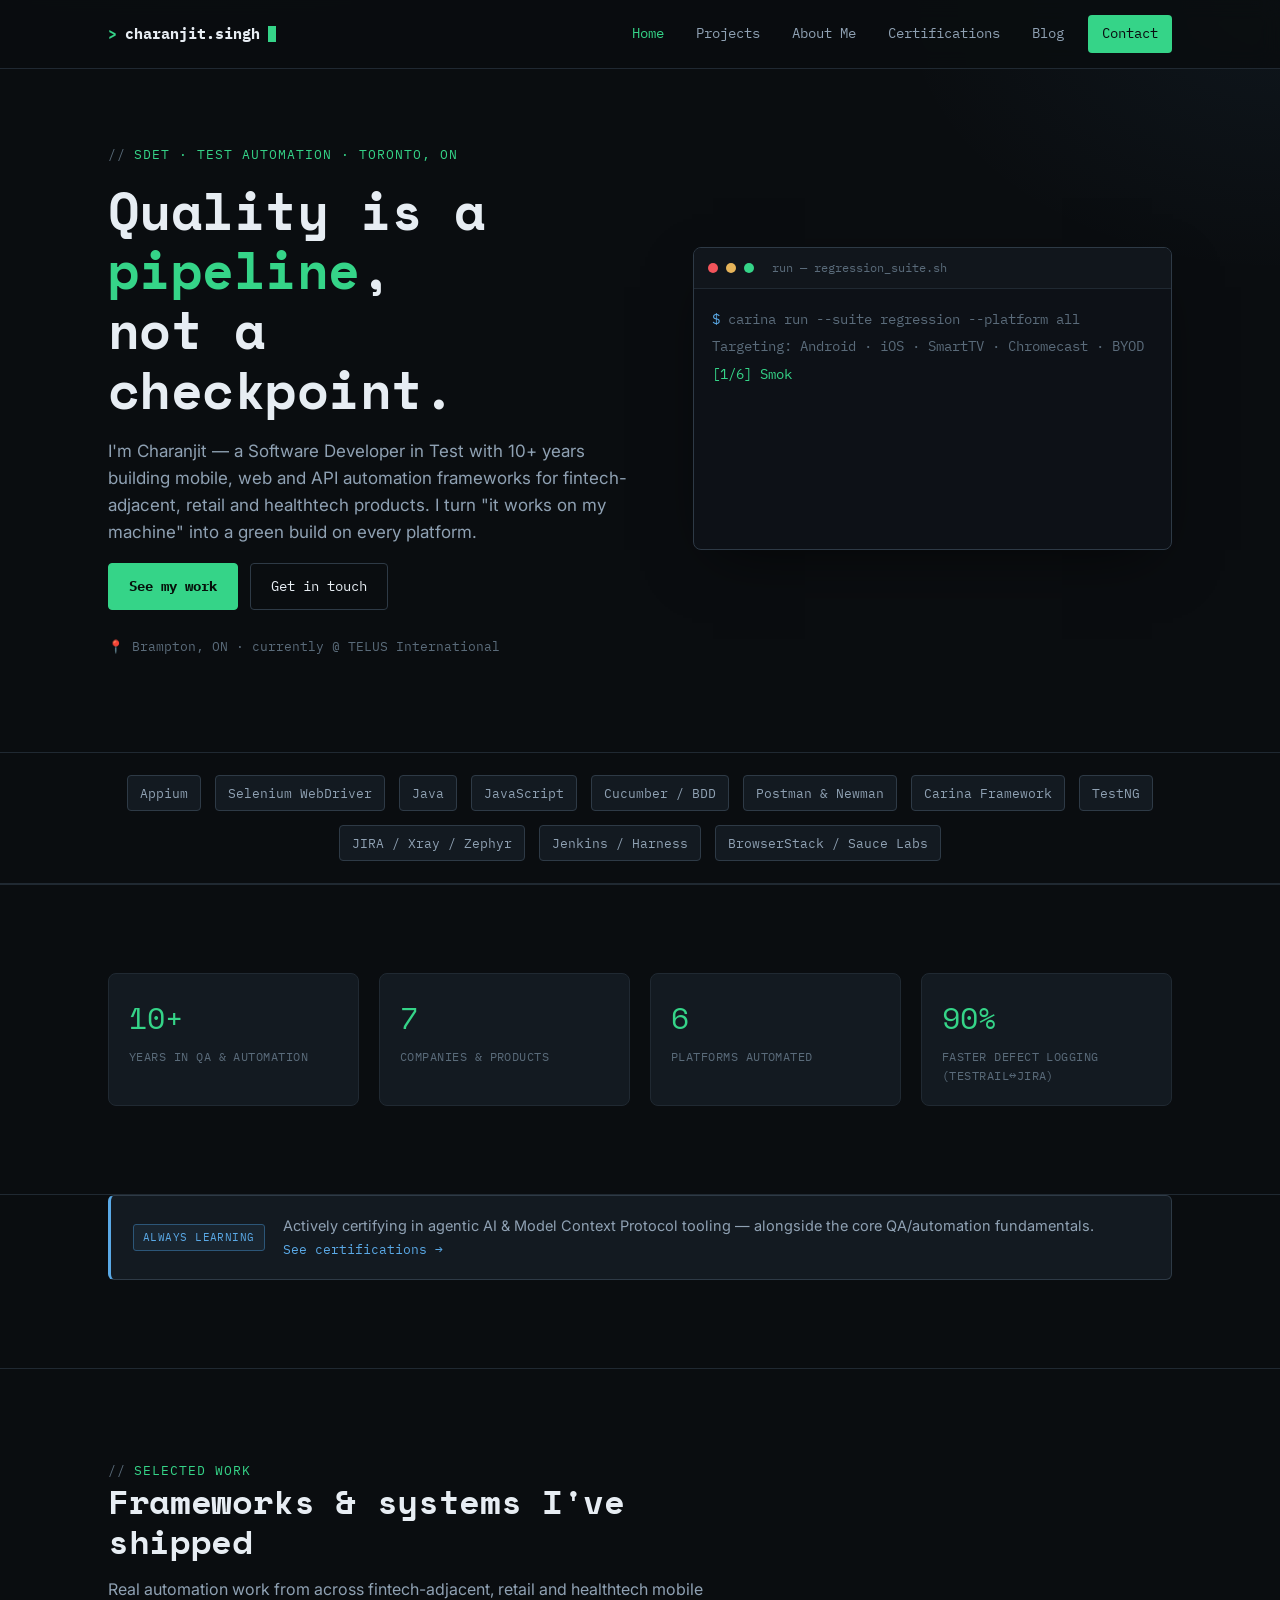
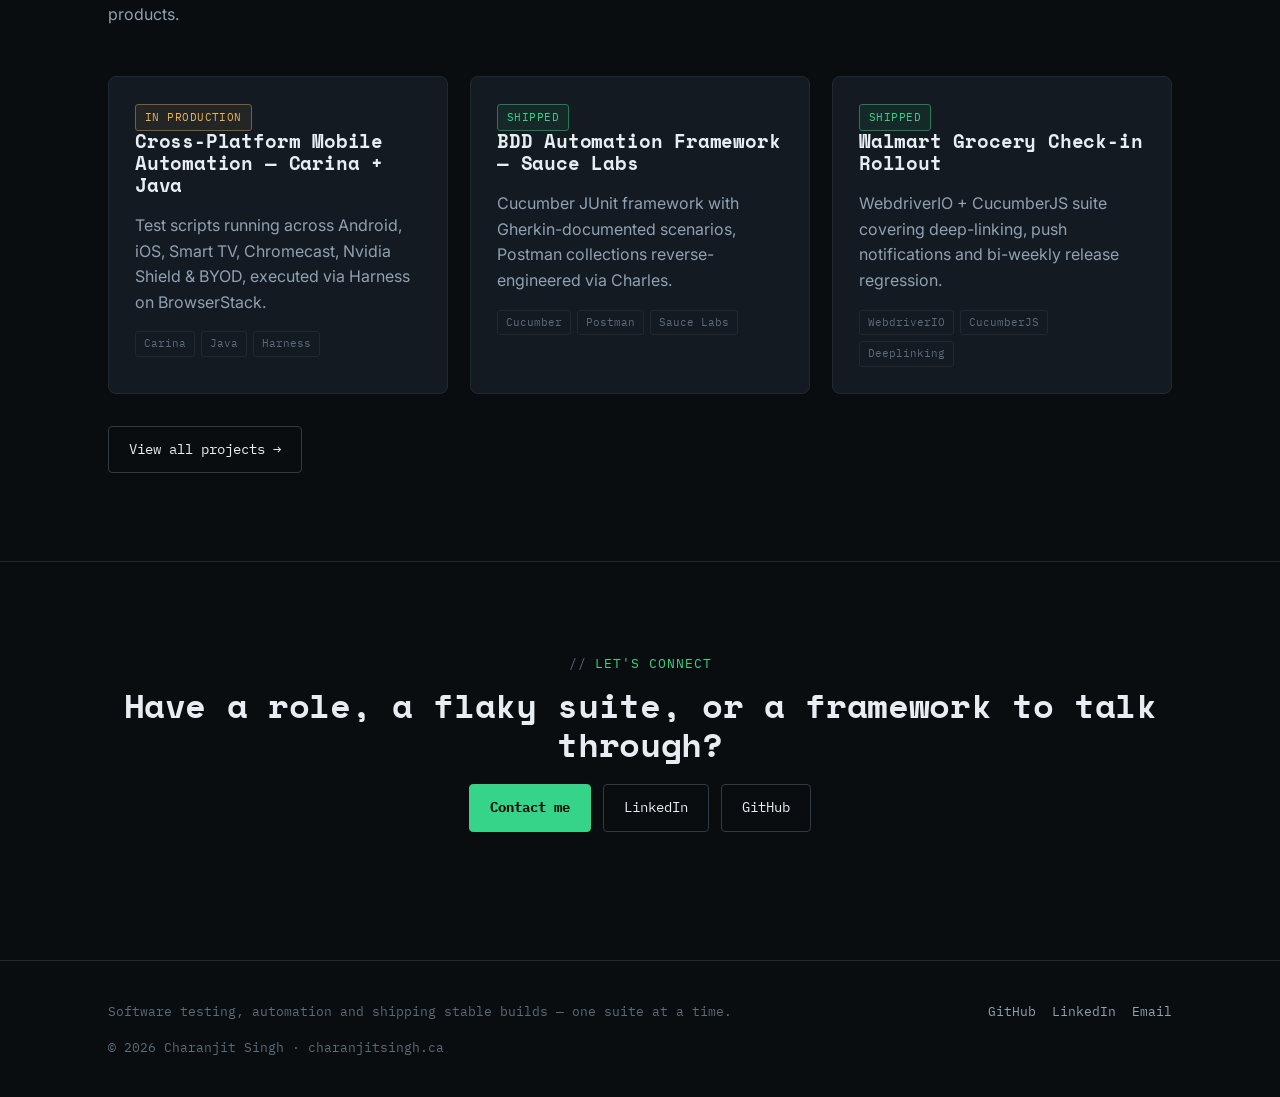
<file: index.html>
<!doctype html>
<html lang="en">
<head>
<meta charset="UTF-8">
<meta name="viewport" content="width=device-width, initial-scale=1.0">
<title>Charanjit Singh — SDET & Senior QA Automation Engineer</title>
<meta name="description" content="Charanjit Singh — Software Developer in Test based in Toronto/Brampton, ON. 10+ years building mobile, web and API test automation for fintech, retail and healthtech.">
<link rel="preconnect" href="https://fonts.googleapis.com">
<link href="https://fonts.googleapis.com/css2?family=Space+Mono:wght@400;700&family=IBM+Plex+Mono:wght@400;500&family=Inter:wght@400;500;600;700&display=swap" rel="stylesheet">
<link rel="stylesheet" href="style.css">
</head>
<body>

<header class="site">
  <div class="wrap">
    <a href="index.html" class="logo"><span class="caret">&gt;</span> charanjit.singh<span class="cursor"></span></a>
    <button class="nav-toggle" aria-label="Toggle menu">menu</button>
    <nav class="main">
      <a href="index.html" data-page="index.html">Home</a>
      <a href="projects.html" data-page="projects.html">Projects</a>
      <a href="about.html" data-page="about.html">About Me</a>
      <a href="certifications.html" data-page="certifications.html">Certifications</a>
      <a href="blog.html" data-page="blog.html">Blog</a>
      <a href="contact.html" data-page="contact.html" class="cta">Contact</a>
    </nav>
  </div>
</header>

<main>
  <section class="hero">
    <div class="wrap hero-grid">
      <div>
        <span class="eyebrow">SDET · Test Automation · Toronto, ON</span>
        <h1>Quality is a <span style="color:var(--accent)">pipeline</span>,<br>not a checkpoint.</h1>
        <p class="lede">I'm Charanjit — a Software Developer in Test with 10+ years building mobile, web and API automation frameworks for fintech-adjacent, retail and healthtech products. I turn "it works on my machine" into a green build on every platform.</p>
        <div class="btn-row">
          <a href="projects.html" class="btn btn-primary">See my work</a>
          <a href="contact.html" class="btn">Get in touch</a>
        </div>
        <div class="location">📍 Brampton, ON · currently @ TELUS International</div>
      </div>
      <div class="terminal">
        <div class="bar">
          <span class="dot r"></span><span class="dot y"></span><span class="dot g"></span>
          <span class="title">run — regression_suite.sh</span>
        </div>
        <div class="body terminal-lines" data-script='[
          {"prompt":"$","text":"carina run --suite regression --platform all","cls":"dim","speed":16,"pause":300},
          {"text":"Targeting: Android · iOS · SmartTV · Chromecast · BYOD","cls":"dim","speed":10,"pause":220},
          {"text":"[1/6] Smoke suite ......................... PASS","cls":"pass","speed":10,"pause":180},
          {"text":"[2/6] API contract tests (Postman/Newman) .. PASS","cls":"pass","speed":10,"pause":180},
          {"text":"[3/6] Deeplink + push notification tests ... PASS","cls":"pass","speed":10,"pause":180},
          {"text":"[4/6] Regression — Android/iOS ............. RUNNING","cls":"amber","speed":10,"pause":220},
          {"text":"[5/6] Cross-device (BrowserStack) .......... QUEUED","cls":"dim","speed":10,"pause":220},
          {"prompt":"$","text":"10+ yrs experience · 7 companies · 0 regressions shipped to blame","cls":"dim","speed":8,"pause":0}
        ]'></div>
      </div>
    </div>
  </section>

  <section class="stack-strip">
    <div class="wrap stack-track">
      <span class="chip">Appium</span>
      <span class="chip">Selenium WebDriver</span>
      <span class="chip">Java</span>
      <span class="chip">JavaScript</span>
      <span class="chip">Cucumber / BDD</span>
      <span class="chip">Postman &amp; Newman</span>
      <span class="chip">Carina Framework</span>
      <span class="chip">TestNG</span>
      <span class="chip">JIRA / Xray / Zephyr</span>
      <span class="chip">Jenkins / Harness</span>
      <span class="chip">BrowserStack / Sauce Labs</span>
    </div>
  </section>

  <section class="section">
    <div class="wrap">
      <div class="stat-row">
        <div class="stat"><div class="num">10+</div><div class="label">Years in QA & Automation</div></div>
        <div class="stat"><div class="num">7</div><div class="label">Companies &amp; Products</div></div>
        <div class="stat"><div class="num">6</div><div class="label">Platforms Automated</div></div>
        <div class="stat"><div class="num">90%</div><div class="label">Faster Defect Logging (TestRail↔Jira)</div></div>
      </div>
    </div>
  </section>

  <section class="section" style="padding-top:0;">
    <div class="wrap">
      <a href="certifications.html" class="learning-banner">
        <span class="badge blue">Always learning</span>
        <p>Actively certifying in agentic AI &amp; Model Context Protocol tooling — alongside the core QA/automation fundamentals. <span class="link">See certifications →</span></p>
      </a>
    </div>
  </section>

  <section class="section" id="projects">
    <div class="wrap">
      <div class="section-head">
        <span class="eyebrow">Selected work</span>
        <h2>Frameworks &amp; systems I've shipped</h2>
        <p>Real automation work from across fintech-adjacent, retail and healthtech mobile products.</p>
      </div>
      <div class="grid-3">
        <div class="card">
          <span class="badge running">In production</span>
          <h3>Cross-Platform Mobile Automation — Carina + Java</h3>
          <p>Test scripts running across Android, iOS, Smart TV, Chromecast, Nvidia Shield &amp; BYOD, executed via Harness on BrowserStack.</p>
          <div class="tags"><span>Carina</span><span>Java</span><span>Harness</span></div>
        </div>
        <div class="card">
          <span class="badge pass">Shipped</span>
          <h3>BDD Automation Framework — Sauce Labs</h3>
          <p>Cucumber JUnit framework with Gherkin-documented scenarios, Postman collections reverse-engineered via Charles.</p>
          <div class="tags"><span>Cucumber</span><span>Postman</span><span>Sauce Labs</span></div>
        </div>
        <div class="card">
          <span class="badge pass">Shipped</span>
          <h3>Walmart Grocery Check-in Rollout</h3>
          <p>WebdriverIO + CucumberJS suite covering deep-linking, push notifications and bi-weekly release regression.</p>
          <div class="tags"><span>WebdriverIO</span><span>CucumberJS</span><span>Deeplinking</span></div>
        </div>
      </div>
      <div style="margin-top:32px;"><a href="projects.html" class="btn">View all projects →</a></div>
    </div>
  </section>

  <section class="section">
    <div class="wrap" style="text-align:center;">
      <span class="eyebrow" style="justify-content:center;">Let's connect</span>
      <h2 style="margin-top:10px;">Have a role, a flaky suite, or a framework to talk through?</h2>
      <div class="btn-row" style="justify-content:center; margin-top:20px;">
        <a href="contact.html" class="btn btn-primary">Contact me</a>
        <a href="https://www.linkedin.com/in/charanjit-singh-sdet/" target="_blank" rel="noopener" class="btn">LinkedIn</a>
        <a href="https://github.com/Charanjit55588" target="_blank" rel="noopener" class="btn">GitHub</a>
      </div>
    </div>
  </section>
</main>

<footer class="site">
  <div class="wrap">
    <span class="tagline">Software testing, automation and shipping stable builds — one suite at a time.</span>
    <div class="social">
      <a href="https://github.com/Charanjit55588" target="_blank" rel="noopener">GitHub</a>
      <a href="https://www.linkedin.com/in/charanjit-singh-sdet/" target="_blank" rel="noopener">LinkedIn</a>
      <a href="mailto:devgun.charanjit@gmail.com">Email</a>
    </div>
  </div>
  <div class="wrap" style="margin-top:16px;">
    <span class="tagline">© 2026 Charanjit Singh · charanjitsingh.ca</span>
  </div>
</footer>

<script src="script.js"></script>
</body>
</html>
</file>
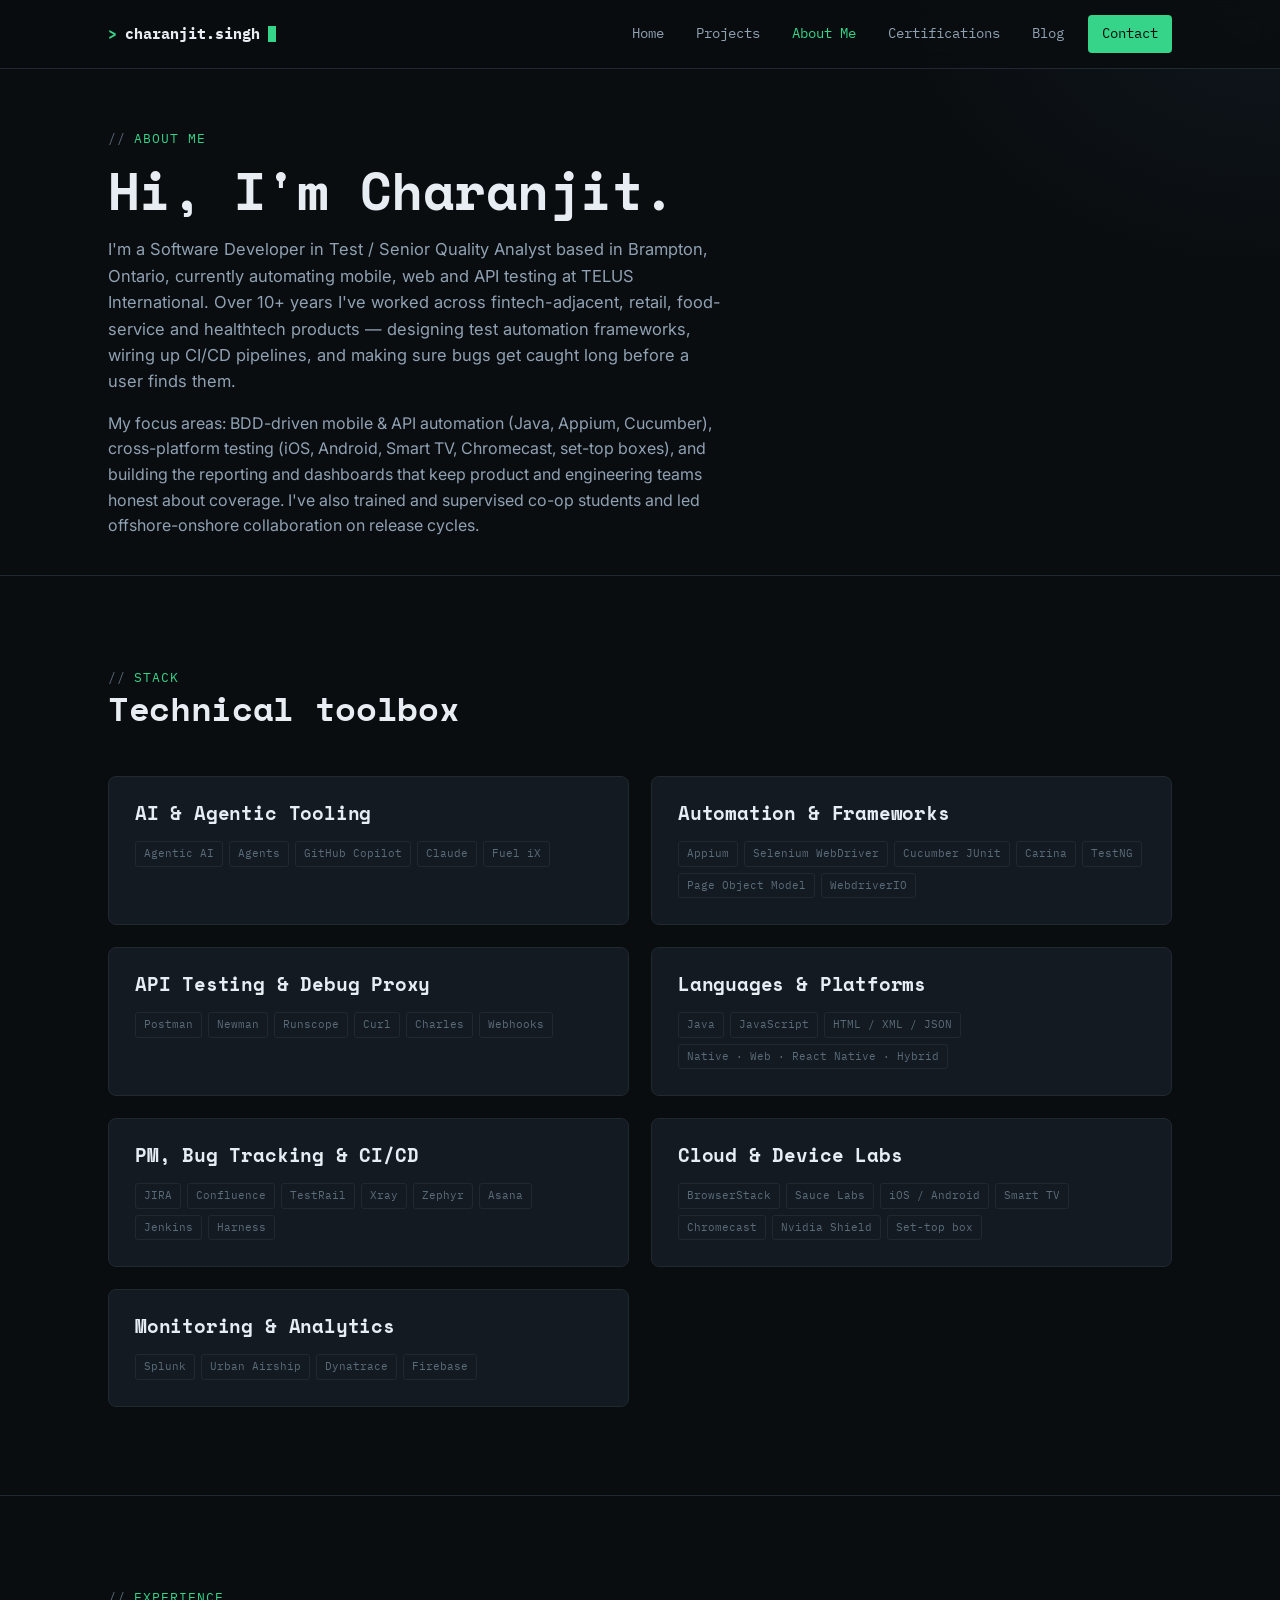
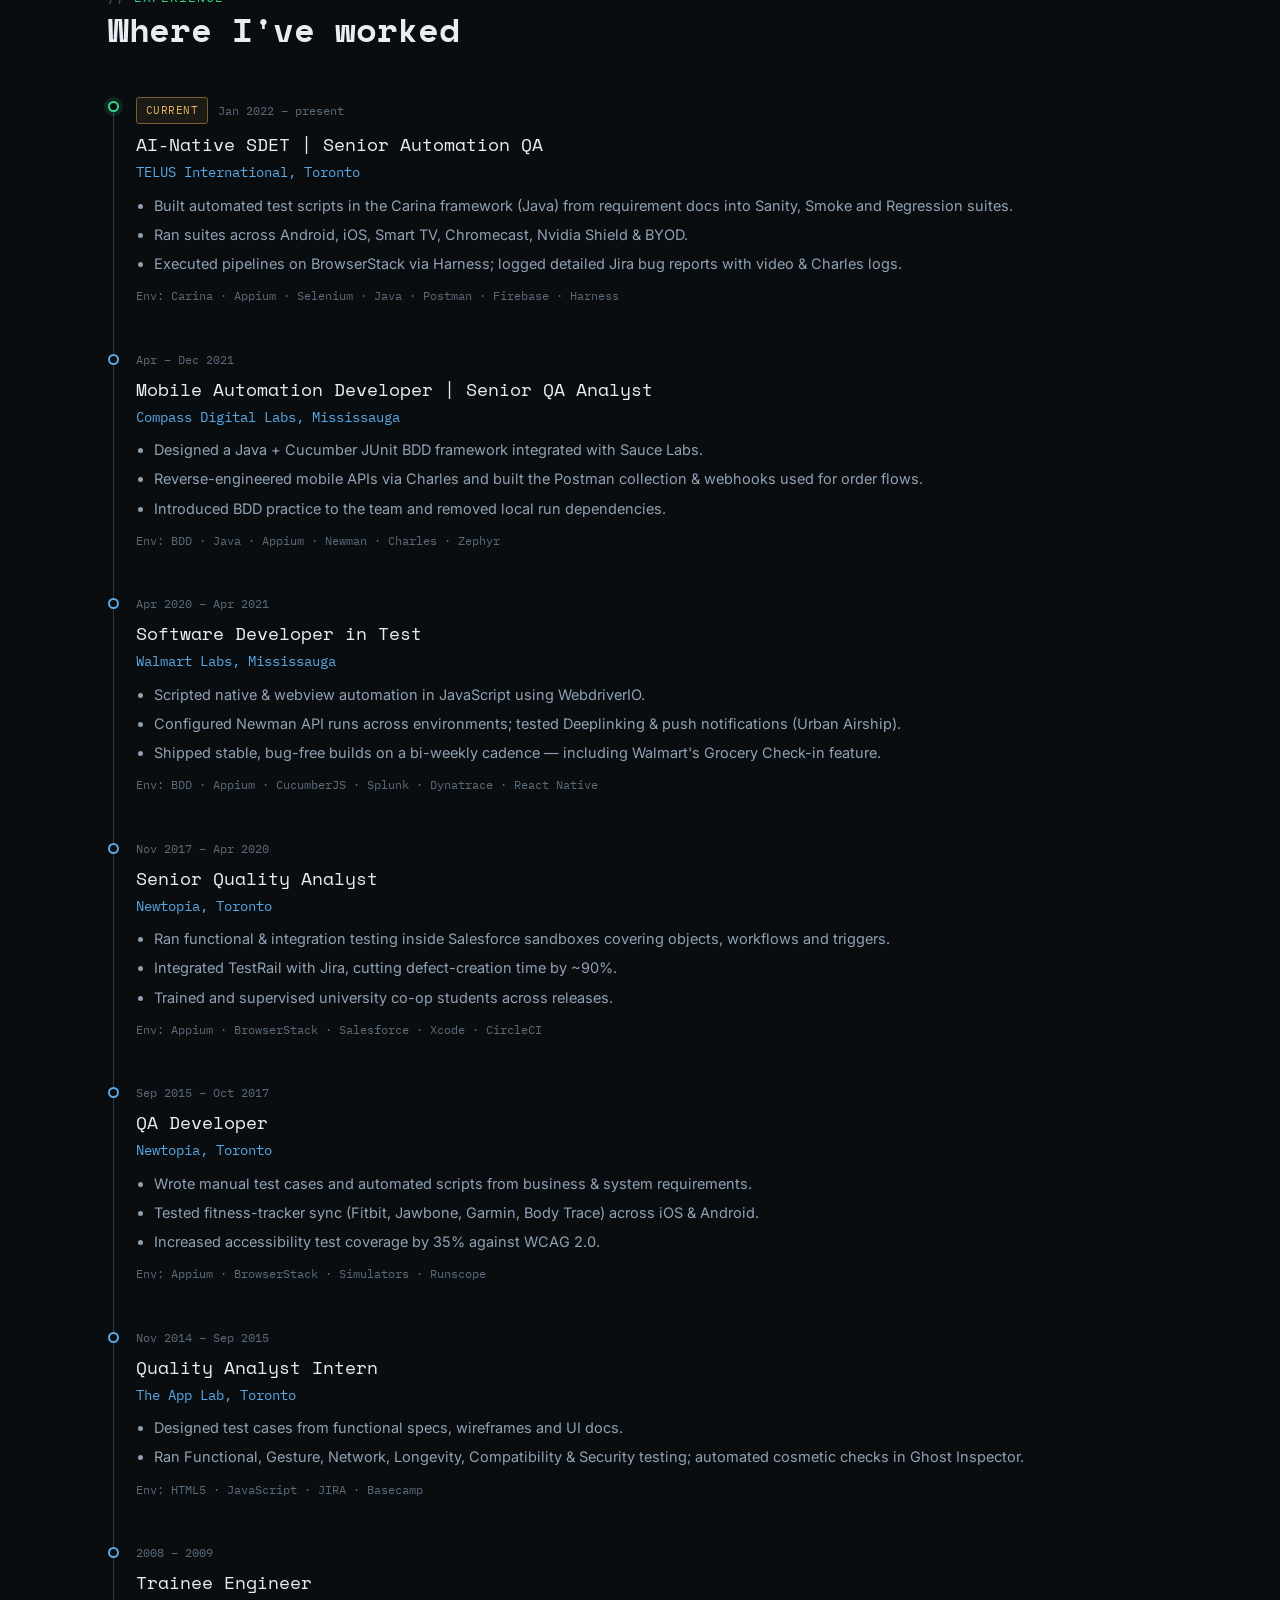
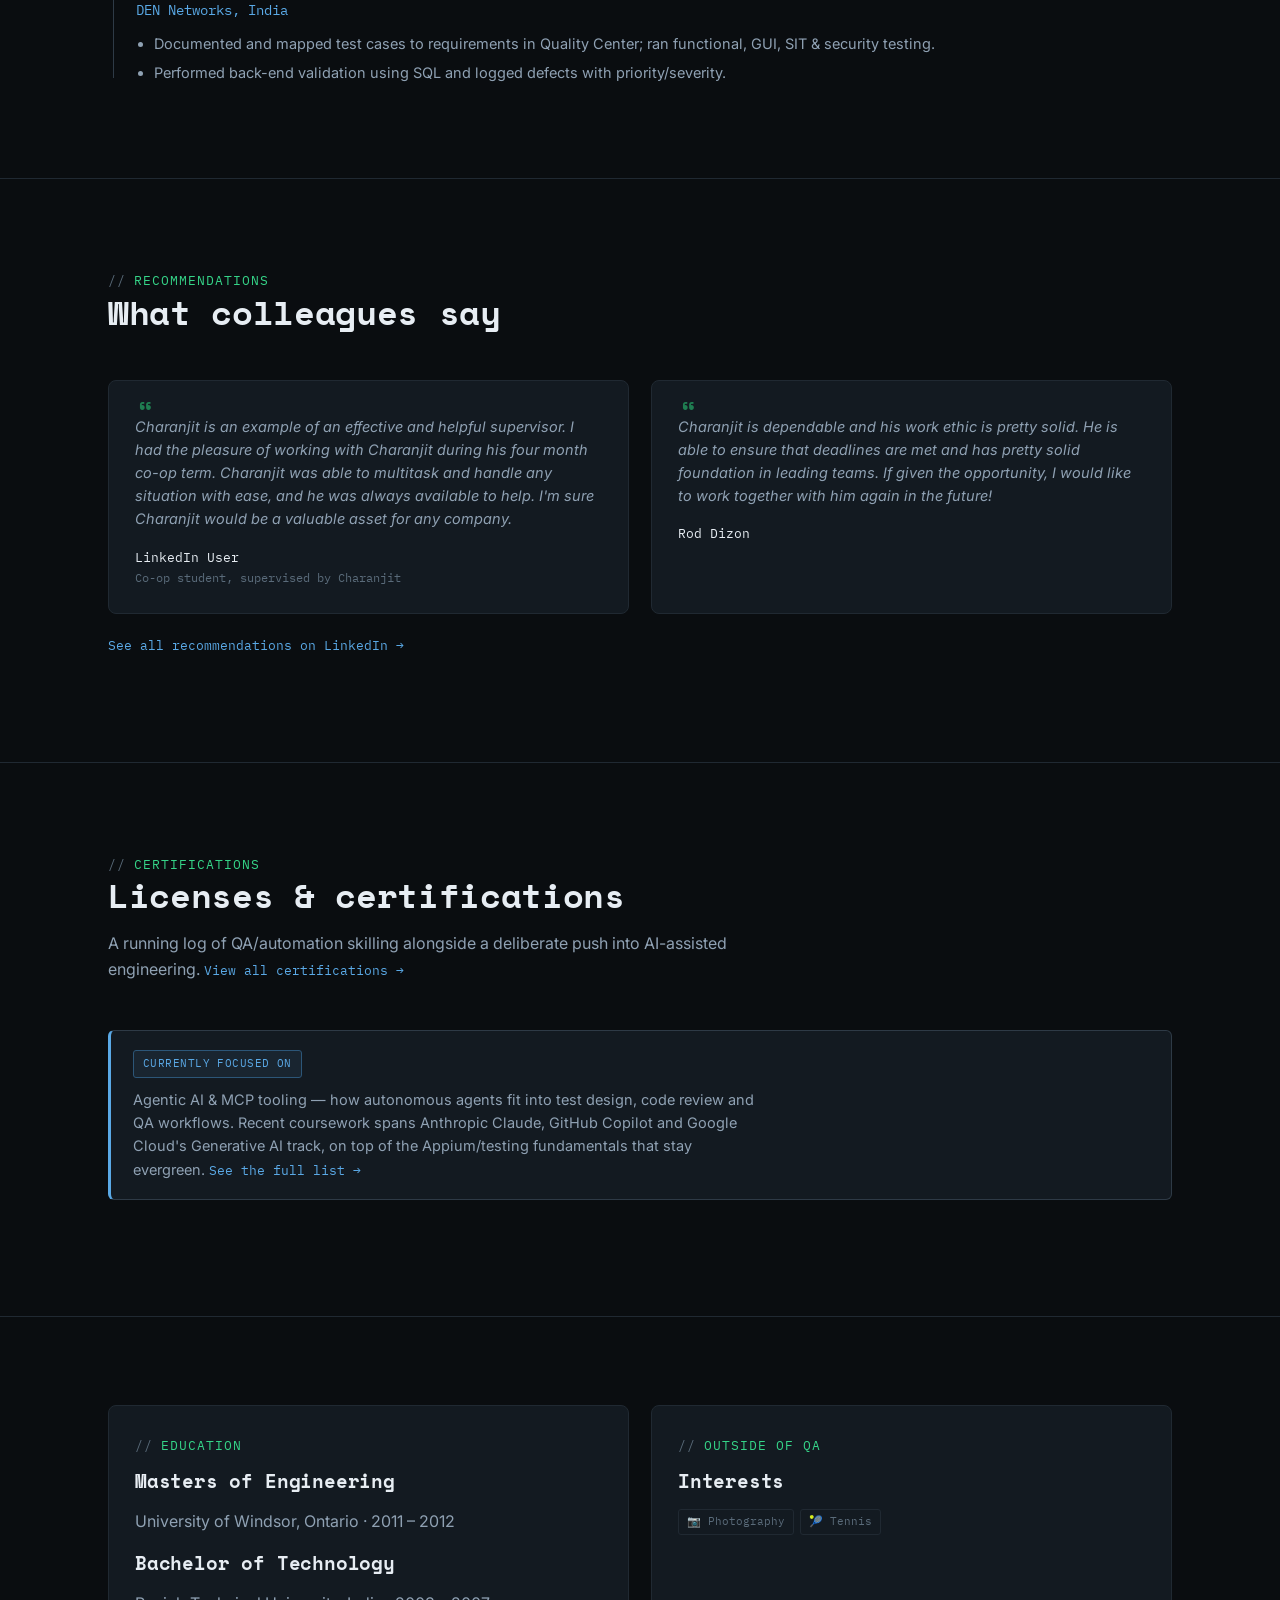
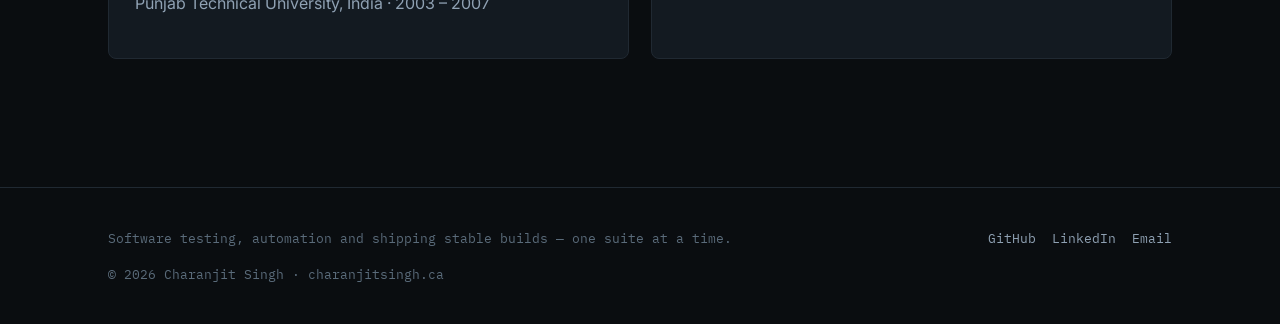
<file: about.html>
<!doctype html>
<html lang="en">
<head>
<meta charset="UTF-8">
<meta name="viewport" content="width=device-width, initial-scale=1.0">
<title>About Me — Charanjit Singh</title>
<meta name="description" content="Charanjit Singh's background, technical stack, full work history and education — Software Developer in Test based in Brampton, Ontario.">
<link rel="preconnect" href="https://fonts.googleapis.com">
<link href="https://fonts.googleapis.com/css2?family=Space+Mono:wght@400;700&family=IBM+Plex+Mono:wght@400;500&family=Inter:wght@400;500;600;700&display=swap" rel="stylesheet">
<link rel="stylesheet" href="style.css">
</head>
<body>

<header class="site">
  <div class="wrap">
    <a href="index.html" class="logo"><span class="caret">&gt;</span> charanjit.singh<span class="cursor"></span></a>
    <button class="nav-toggle" aria-label="Toggle menu">menu</button>
    <nav class="main">
      <a href="index.html" data-page="index.html">Home</a>
      <a href="projects.html" data-page="projects.html">Projects</a>
      <a href="about.html" data-page="about.html">About Me</a>
      <a href="certifications.html" data-page="certifications.html">Certifications</a>
      <a href="blog.html" data-page="blog.html">Blog</a>
      <a href="contact.html" data-page="contact.html" class="cta">Contact</a>
    </nav>
  </div>
</header>

<main>
  <section class="page-hero">
    <div class="wrap">
      <span class="eyebrow">About Me</span>
      <h1 style="margin-top:10px;">Hi, I'm Charanjit.</h1>
      <p style="max-width:62ch; font-size:16.5px;">I'm a Software Developer in Test / Senior Quality Analyst based in Brampton, Ontario, currently automating mobile, web and API testing at TELUS International. Over 10+ years I've worked across fintech-adjacent, retail, food-service and healthtech products — designing test automation frameworks, wiring up CI/CD pipelines, and making sure bugs get caught long before a user finds them.</p>
      <p style="max-width:62ch;">My focus areas: BDD-driven mobile &amp; API automation (Java, Appium, Cucumber), cross-platform testing (iOS, Android, Smart TV, Chromecast, set-top boxes), and building the reporting and dashboards that keep product and engineering teams honest about coverage. I've also trained and supervised co-op students and led offshore-onshore collaboration on release cycles.</p>
    </div>
  </section>

  <section class="section">
    <div class="wrap">
      <div class="section-head">
        <span class="eyebrow">Stack</span>
        <h2>Technical toolbox</h2>
      </div>
      <div class="grid-2">
        <div class="card">
          <h3>AI &amp; Agentic Tooling</h3>
          <div class="tags"><span>Agentic AI</span><span>Agents</span><span>GitHub Copilot</span><span>Claude</span><span>Fuel iX</span></div>
        </div>
        <div class="card">
          <h3>Automation &amp; Frameworks</h3>
          <div class="tags"><span>Appium</span><span>Selenium WebDriver</span><span>Cucumber JUnit</span><span>Carina</span><span>TestNG</span><span>Page Object Model</span><span>WebdriverIO</span></div>
        </div>
        <div class="card">
          <h3>API Testing &amp; Debug Proxy</h3>
          <div class="tags"><span>Postman</span><span>Newman</span><span>Runscope</span><span>Curl</span><span>Charles</span><span>Webhooks</span></div>
        </div>
        <div class="card">
          <h3>Languages &amp; Platforms</h3>
          <div class="tags"><span>Java</span><span>JavaScript</span><span>HTML / XML / JSON</span><span>Native · Web · React Native · Hybrid</span></div>
        </div>
        <div class="card">
          <h3>PM, Bug Tracking &amp; CI/CD</h3>
          <div class="tags"><span>JIRA</span><span>Confluence</span><span>TestRail</span><span>Xray</span><span>Zephyr</span><span>Asana</span><span>Jenkins</span><span>Harness</span></div>
        </div>
        <div class="card">
          <h3>Cloud &amp; Device Labs</h3>
          <div class="tags"><span>BrowserStack</span><span>Sauce Labs</span><span>iOS / Android</span><span>Smart TV</span><span>Chromecast</span><span>Nvidia Shield</span><span>Set-top box</span></div>
        </div>
        <div class="card">
          <h3>Monitoring &amp; Analytics</h3>
          <div class="tags"><span>Splunk</span><span>Urban Airship</span><span>Dynatrace</span><span>Firebase</span></div>
        </div>
      </div>
    </div>
  </section>

  <section class="section">
    <div class="wrap">
      <div class="section-head">
        <span class="eyebrow">Experience</span>
        <h2>Where I've worked</h2>
      </div>
      <div class="timeline">

        <div class="tl-item current">
          <span class="tl-dot"></span>
          <div class="tl-meta"><span class="badge running">current</span> Jan 2022 – present</div>
          <div class="tl-role">AI-Native SDET | Senior Automation QA</div>
          <span class="tl-org">TELUS International, Toronto</span>
          <ul>
            <li>Built automated test scripts in the Carina framework (Java) from requirement docs into Sanity, Smoke and Regression suites.</li>
            <li>Ran suites across Android, iOS, Smart TV, Chromecast, Nvidia Shield &amp; BYOD.</li>
            <li>Executed pipelines on BrowserStack via Harness; logged detailed Jira bug reports with video &amp; Charles logs.</li>
          </ul>
          <div class="env">Env: Carina · Appium · Selenium · Java · Postman · Firebase · Harness</div>
        </div>

        <div class="tl-item">
          <span class="tl-dot"></span>
          <div class="tl-meta">Apr – Dec 2021</div>
          <div class="tl-role">Mobile Automation Developer | Senior QA Analyst</div>
          <span class="tl-org">Compass Digital Labs, Mississauga</span>
          <ul>
            <li>Designed a Java + Cucumber JUnit BDD framework integrated with Sauce Labs.</li>
            <li>Reverse-engineered mobile APIs via Charles and built the Postman collection &amp; webhooks used for order flows.</li>
            <li>Introduced BDD practice to the team and removed local run dependencies.</li>
          </ul>
          <div class="env">Env: BDD · Java · Appium · Newman · Charles · Zephyr</div>
        </div>

        <div class="tl-item">
          <span class="tl-dot"></span>
          <div class="tl-meta">Apr 2020 – Apr 2021</div>
          <div class="tl-role">Software Developer in Test</div>
          <span class="tl-org">Walmart Labs, Mississauga</span>
          <ul>
            <li>Scripted native &amp; webview automation in JavaScript using WebdriverIO.</li>
            <li>Configured Newman API runs across environments; tested Deeplinking &amp; push notifications (Urban Airship).</li>
            <li>Shipped stable, bug-free builds on a bi-weekly cadence — including Walmart's Grocery Check-in feature.</li>
          </ul>
          <div class="env">Env: BDD · Appium · CucumberJS · Splunk · Dynatrace · React Native</div>
        </div>

        <div class="tl-item">
          <span class="tl-dot"></span>
          <div class="tl-meta">Nov 2017 – Apr 2020</div>
          <div class="tl-role">Senior Quality Analyst</div>
          <span class="tl-org">Newtopia, Toronto</span>
          <ul>
            <li>Ran functional &amp; integration testing inside Salesforce sandboxes covering objects, workflows and triggers.</li>
            <li>Integrated TestRail with Jira, cutting defect-creation time by ~90%.</li>
            <li>Trained and supervised university co-op students across releases.</li>
          </ul>
          <div class="env">Env: Appium · BrowserStack · Salesforce · Xcode · CircleCI</div>
        </div>

        <div class="tl-item">
          <span class="tl-dot"></span>
          <div class="tl-meta">Sep 2015 – Oct 2017</div>
          <div class="tl-role">QA Developer</div>
          <span class="tl-org">Newtopia, Toronto</span>
          <ul>
            <li>Wrote manual test cases and automated scripts from business &amp; system requirements.</li>
            <li>Tested fitness-tracker sync (Fitbit, Jawbone, Garmin, Body Trace) across iOS &amp; Android.</li>
            <li>Increased accessibility test coverage by 35% against WCAG 2.0.</li>
          </ul>
          <div class="env">Env: Appium · BrowserStack · Simulators · Runscope</div>
        </div>

        <div class="tl-item">
          <span class="tl-dot"></span>
          <div class="tl-meta">Nov 2014 – Sep 2015</div>
          <div class="tl-role">Quality Analyst Intern</div>
          <span class="tl-org">The App Lab, Toronto</span>
          <ul>
            <li>Designed test cases from functional specs, wireframes and UI docs.</li>
            <li>Ran Functional, Gesture, Network, Longevity, Compatibility &amp; Security testing; automated cosmetic checks in Ghost Inspector.</li>
          </ul>
          <div class="env">Env: HTML5 · JavaScript · JIRA · Basecamp</div>
        </div>

        <div class="tl-item">
          <span class="tl-dot"></span>
          <div class="tl-meta">2008 – 2009</div>
          <div class="tl-role">Trainee Engineer</div>
          <span class="tl-org">DEN Networks, India</span>
          <ul>
            <li>Documented and mapped test cases to requirements in Quality Center; ran functional, GUI, SIT &amp; security testing.</li>
            <li>Performed back-end validation using SQL and logged defects with priority/severity.</li>
          </ul>
        </div>

      </div>
    </div>
  </section>

  <section class="section">
    <div class="wrap">
      <div class="section-head">
        <span class="eyebrow">Recommendations</span>
        <h2>What colleagues say</h2>
      </div>
      <div class="grid-2">
        <div class="card quote-card">
          <span class="quote-mark">&ldquo;</span>
          <p>Charanjit is an example of an effective and helpful supervisor. I had the pleasure of working with Charanjit during his four month co-op term. Charanjit was able to multitask and handle any situation with ease, and he was always available to help. I'm sure Charanjit would be a valuable asset for any company.</p>
          <span class="quote-by">LinkedIn User</span>
          <span class="quote-role">Co-op student, supervised by Charanjit</span>
        </div>
        <div class="card quote-card">
          <span class="quote-mark">&ldquo;</span>
          <p>Charanjit is dependable and his work ethic is pretty solid. He is able to ensure that deadlines are met and has pretty solid foundation in leading teams. If given the opportunity, I would like to work together with him again in the future!</p>
          <span class="quote-by">Rod Dizon</span>
        </div>
      </div>
      <p style="margin-top:18px;"><a href="https://www.linkedin.com/in/charanjit-singh-sdet/details/recommendations/" target="_blank" rel="noopener" class="more">See all recommendations on LinkedIn →</a></p>
    </div>
  </section>

  <section class="section">
    <div class="wrap">
      <div class="section-head">
        <span class="eyebrow">Certifications</span>
        <h2>Licenses &amp; certifications</h2>
        <p>A running log of QA/automation skilling alongside a deliberate push into AI-assisted engineering. <a href="certifications.html" class="more">View all certifications →</a></p>
      </div>
      <div class="cert-callout">
        <span class="badge blue">Currently focused on</span>
        <p>Agentic AI &amp; MCP tooling — how autonomous agents fit into test design, code review and QA workflows. Recent coursework spans Anthropic Claude, GitHub Copilot and Google Cloud's Generative AI track, on top of the Appium/testing fundamentals that stay evergreen. <a href="certifications.html" class="more">See the full list →</a></p>
      </div>
    </div>
  </section>

  <section class="section">
    <div class="wrap">
      <div class="grid-2">
        <div class="card">
          <span class="eyebrow">Education</span>
          <h3 style="margin-top:14px;">Masters of Engineering</h3>
          <p>University of Windsor, Ontario · 2011 – 2012</p>
          <h3 style="margin-top:18px;">Bachelor of Technology</h3>
          <p>Punjab Technical University, India · 2003 – 2007</p>
        </div>
        <div class="card">
          <span class="eyebrow">Outside of QA</span>
          <h3 style="margin-top:14px;">Interests</h3>
          <div class="tags"><span>📷 Photography</span><span>🎾 Tennis</span></div>
        </div>
      </div>
    </div>
  </section>
</main>

<footer class="site">
  <div class="wrap">
    <span class="tagline">Software testing, automation and shipping stable builds — one suite at a time.</span>
    <div class="social">
      <a href="https://github.com/Charanjit55588" target="_blank" rel="noopener">GitHub</a>
      <a href="https://www.linkedin.com/in/charanjit-singh-sdet/" target="_blank" rel="noopener">LinkedIn</a>
      <a href="mailto:devgun.charanjit@gmail.com">Email</a>
    </div>
  </div>
  <div class="wrap" style="margin-top:16px;">
    <span class="tagline">© 2026 Charanjit Singh · charanjitsingh.ca</span>
  </div>
</footer>

<script src="script.js"></script>
</body>
</html>
</file>
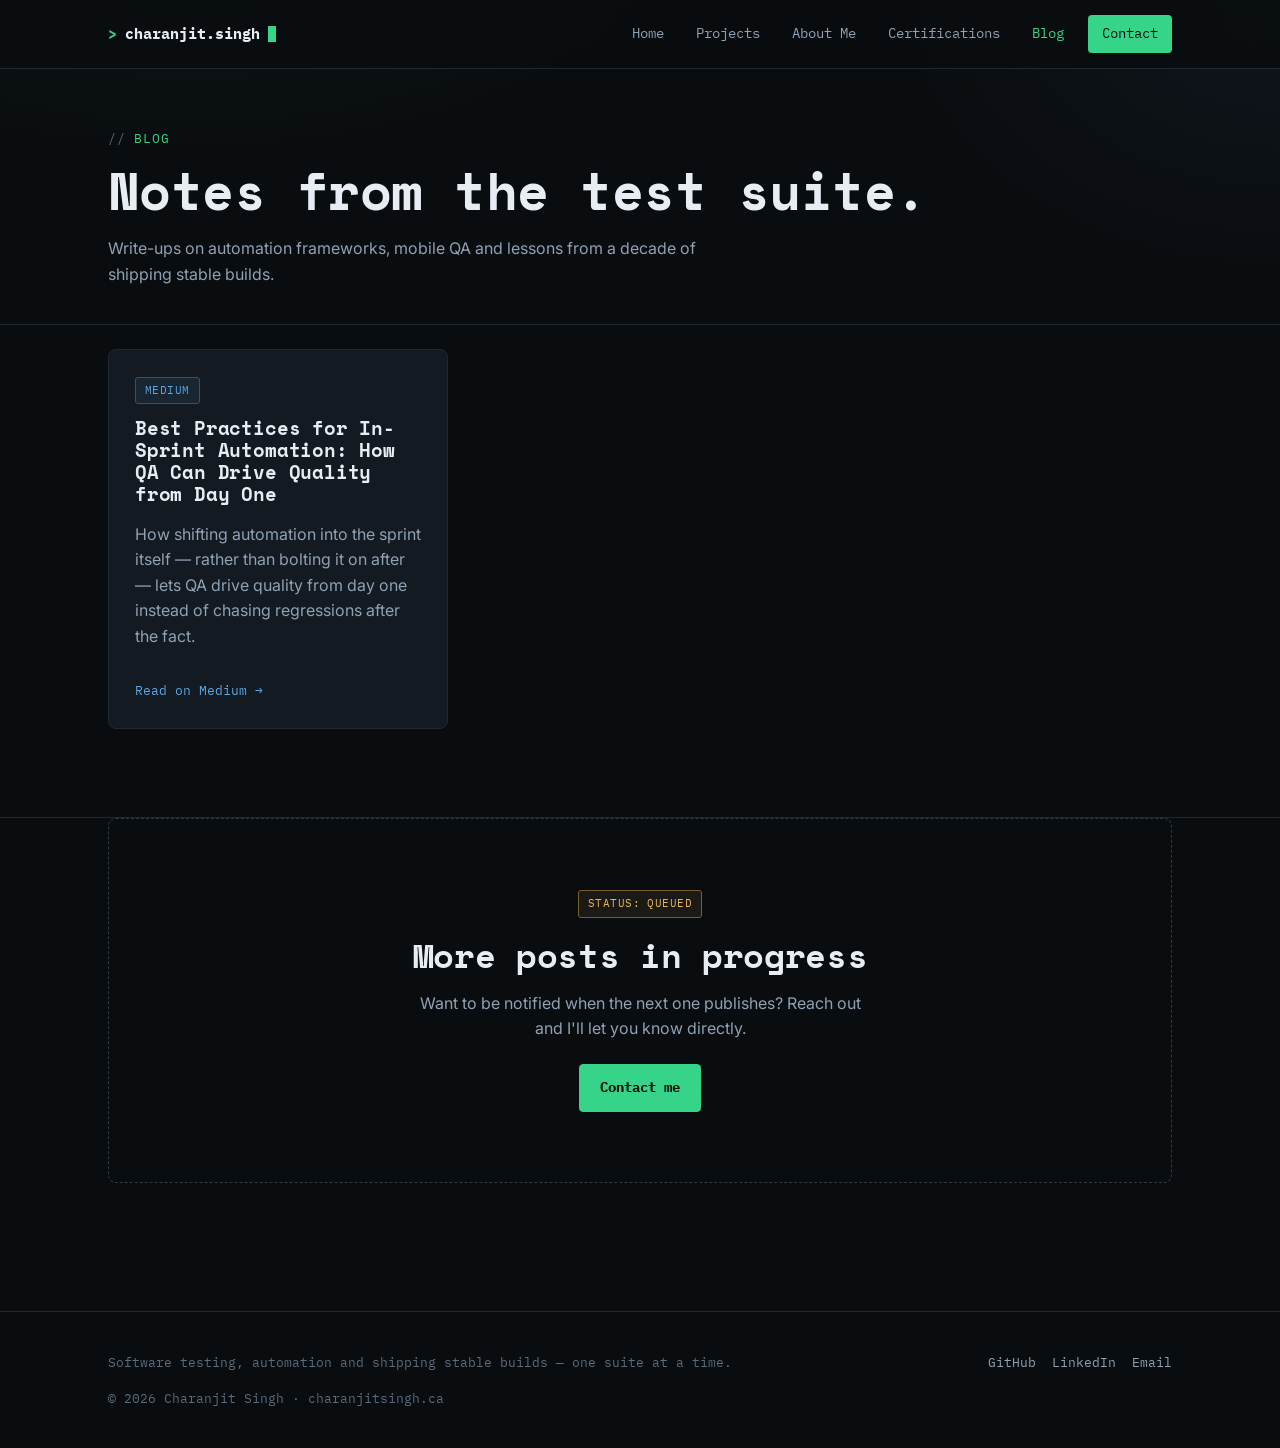
<file: blog.html>
<!doctype html>
<html lang="en">
<head>
<meta charset="UTF-8">
<meta name="viewport" content="width=device-width, initial-scale=1.0">
<title>Blog — Charanjit Singh</title>
<meta name="description" content="Notes on QA, test automation frameworks and mobile testing — coming soon from Charanjit Singh.">
<link rel="preconnect" href="https://fonts.googleapis.com">
<link href="https://fonts.googleapis.com/css2?family=Space+Mono:wght@400;700&family=IBM+Plex+Mono:wght@400;500&family=Inter:wght@400;500;600;700&display=swap" rel="stylesheet">
<link rel="stylesheet" href="style.css">
</head>
<body>

<header class="site">
  <div class="wrap">
    <a href="index.html" class="logo"><span class="caret">&gt;</span> charanjit.singh<span class="cursor"></span></a>
    <button class="nav-toggle" aria-label="Toggle menu">menu</button>
    <nav class="main">
      <a href="index.html" data-page="index.html">Home</a>
      <a href="projects.html" data-page="projects.html">Projects</a>
      <a href="about.html" data-page="about.html">About Me</a>
      <a href="certifications.html" data-page="certifications.html">Certifications</a>
      <a href="blog.html" data-page="blog.html">Blog</a>
      <a href="contact.html" data-page="contact.html" class="cta">Contact</a>
    </nav>
  </div>
</header>

<main>
  <section class="page-hero">
    <div class="wrap">
      <span class="eyebrow">Blog</span>
      <h1 style="margin-top:10px;">Notes from the test suite.</h1>
      <p style="max-width:60ch;">Write-ups on automation frameworks, mobile QA and lessons from a decade of shipping stable builds.</p>
    </div>
  </section>

  <section class="section" style="padding-top:24px;">
    <div class="wrap">
      <div class="grid-3">
        <div class="card">
          <span class="badge blue">Medium</span>
          <h3 style="margin-top:14px;">Best Practices for In-Sprint Automation: How QA Can Drive Quality from Day One</h3>
          <p style="margin-top:10px;">How shifting automation into the sprint itself — rather than bolting it on after — lets QA drive quality from day one instead of chasing regressions after the fact.</p>
          <a href="https://medium.com/@devgun.charanjit/best-practices-for-in-sprint-automation-how-qa-can-drive-quality-from-day-one-0b2fd03be956" target="_blank" rel="noopener" class="more">Read on Medium →</a>
        </div>
      </div>
    </div>
  </section>

  <section class="section" style="padding-top:0;">
    <div class="wrap">
      <div class="soon-card">
        <span class="badge running mono">status: queued</span>
        <h2>More posts in progress</h2>
        <p style="max-width:46ch; margin:0 auto;">Want to be notified when the next one publishes? Reach out and I'll let you know directly.</p>
        <div class="btn-row" style="justify-content:center; margin-top:22px;">
          <a href="contact.html" class="btn btn-primary">Contact me</a>
        </div>
      </div>
    </div>
  </section>
</main>

<footer class="site">
  <div class="wrap">
    <span class="tagline">Software testing, automation and shipping stable builds — one suite at a time.</span>
    <div class="social">
      <a href="https://github.com/Charanjit55588" target="_blank" rel="noopener">GitHub</a>
      <a href="https://www.linkedin.com/in/charanjit-singh-sdet/" target="_blank" rel="noopener">LinkedIn</a>
      <a href="mailto:devgun.charanjit@gmail.com">Email</a>
    </div>
  </div>
  <div class="wrap" style="margin-top:16px;">
    <span class="tagline">© 2026 Charanjit Singh · charanjitsingh.ca</span>
  </div>
</footer>

<script src="script.js"></script>
</body>
</html>
</file>
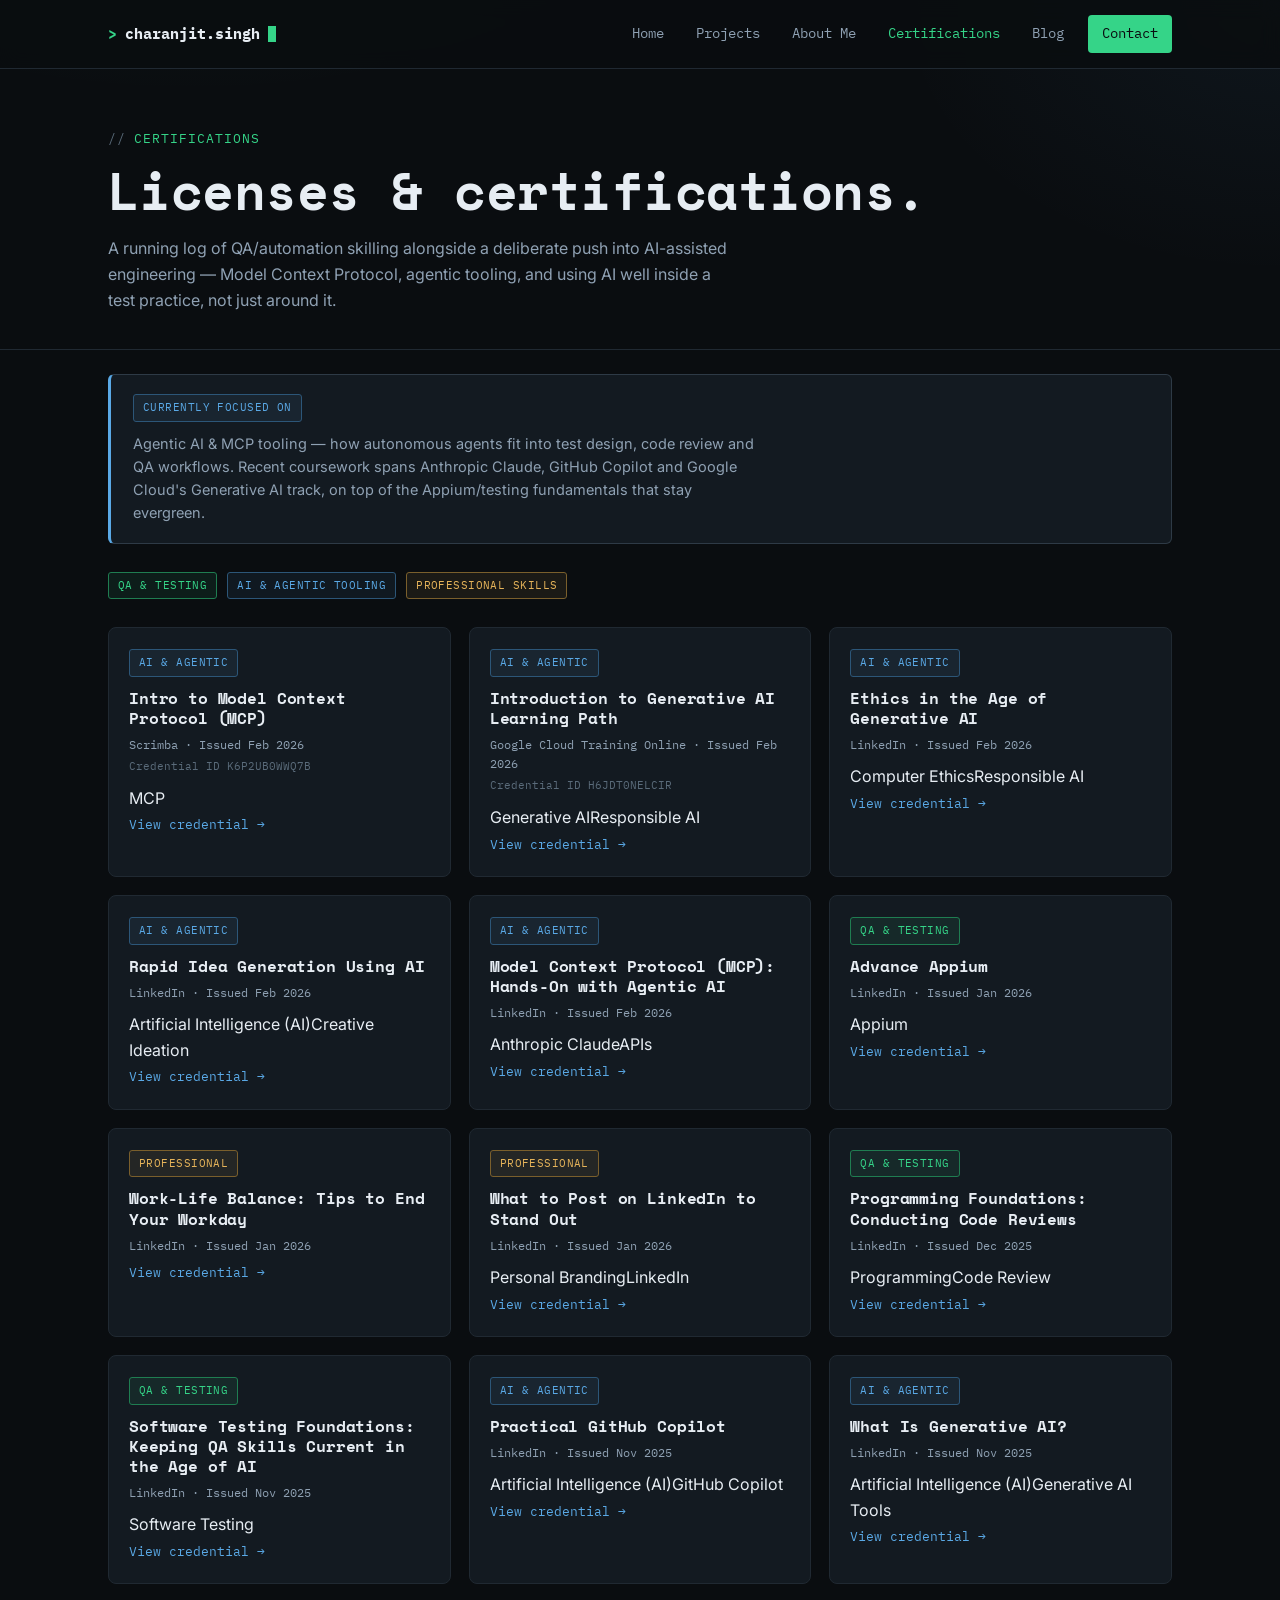
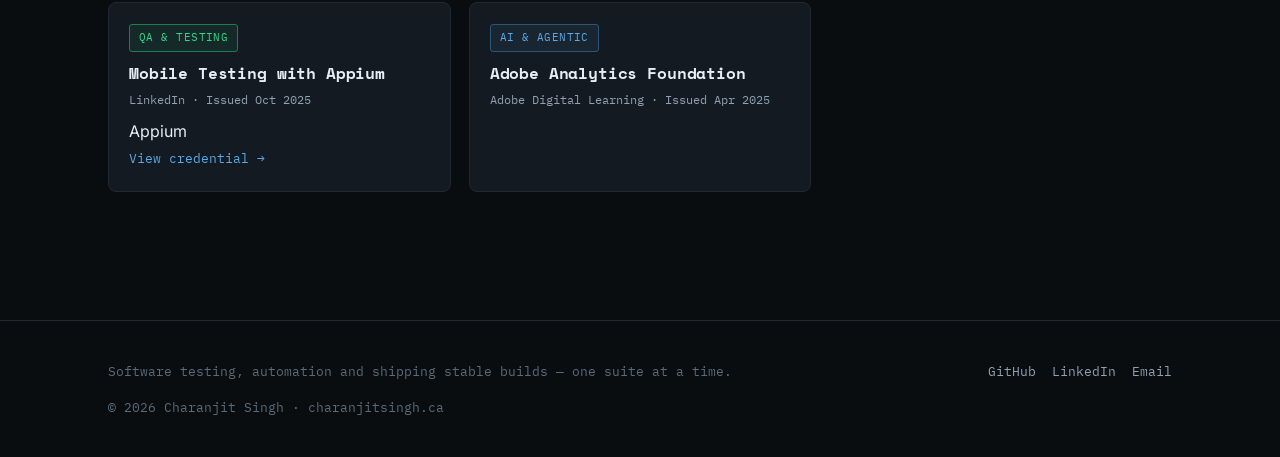
<file: certifications.html>
<!doctype html>
<html lang="en">
<head>
<meta charset="UTF-8">
<meta name="viewport" content="width=device-width, initial-scale=1.0">
<title>Certifications — Charanjit Singh</title>
<meta name="description" content="Charanjit Singh's licenses and certifications — QA/automation fundamentals alongside a deliberate push into agentic AI and Model Context Protocol tooling.">
<link rel="preconnect" href="https://fonts.googleapis.com">
<link href="https://fonts.googleapis.com/css2?family=Space+Mono:wght@400;700&family=IBM+Plex+Mono:wght@400;500&family=Inter:wght@400;500;600;700&display=swap" rel="stylesheet">
<link rel="stylesheet" href="style.css">
</head>
<body>

<header class="site">
  <div class="wrap">
    <a href="index.html" class="logo"><span class="caret">&gt;</span> charanjit.singh<span class="cursor"></span></a>
    <button class="nav-toggle" aria-label="Toggle menu">menu</button>
    <nav class="main">
      <a href="index.html" data-page="index.html">Home</a>
      <a href="projects.html" data-page="projects.html">Projects</a>
      <a href="about.html" data-page="about.html">About Me</a>
      <a href="certifications.html" data-page="certifications.html">Certifications</a>
      <a href="blog.html" data-page="blog.html">Blog</a>
      <a href="contact.html" data-page="contact.html" class="cta">Contact</a>
    </nav>
  </div>
</header>

<main>
  <section class="page-hero">
    <div class="wrap">
      <span class="eyebrow">Certifications</span>
      <h1 style="margin-top:10px;">Licenses &amp; certifications.</h1>
      <p style="max-width:62ch;">A running log of QA/automation skilling alongside a deliberate push into AI-assisted engineering — Model Context Protocol, agentic tooling, and using AI well inside a test practice, not just around it.</p>
    </div>
  </section>

  <section class="section" style="padding-top:24px;">
    <div class="wrap">
      <div class="cert-callout">
        <span class="badge blue">Currently focused on</span>
        <p>Agentic AI &amp; MCP tooling — how autonomous agents fit into test design, code review and QA workflows. Recent coursework spans Anthropic Claude, GitHub Copilot and Google Cloud's Generative AI track, on top of the Appium/testing fundamentals that stay evergreen.</p>
      </div>

      <div class="cert-legend">
        <span class="badge pass">QA &amp; Testing</span>
        <span class="badge blue">AI &amp; Agentic Tooling</span>
        <span class="badge running">Professional Skills</span>
      </div>

      <div class="cert-grid">

        <div class="cert-card">
          <span class="badge blue">AI &amp; Agentic</span>
          <h3>Intro to Model Context Protocol (MCP)</h3>
          <div class="cert-meta">Scrimba · Issued Feb 2026</div>
          <div class="cert-id">Credential ID K6P2UB0WWQ7B</div>
          <div class="tags"><span>MCP</span></div>
          <a href="https://www.coursera.org/account/accomplishments/verify/K6P2UB0WWQ7B" target="_blank" rel="noopener" class="more">View credential →</a>
        </div>

        <div class="cert-card">
          <span class="badge blue">AI &amp; Agentic</span>
          <h3>Introduction to Generative AI Learning Path</h3>
          <div class="cert-meta">Google Cloud Training Online · Issued Feb 2026</div>
          <div class="cert-id">Credential ID H6JDT0NELCIR</div>
          <div class="tags"><span>Generative AI</span><span>Responsible AI</span></div>
          <a href="https://www.coursera.org/account/accomplishments/specialization/certificate/H6JDT0NELCIR" target="_blank" rel="noopener" class="more">View credential →</a>
        </div>

        <div class="cert-card">
          <span class="badge blue">AI &amp; Agentic</span>
          <h3>Ethics in the Age of Generative AI</h3>
          <div class="cert-meta">LinkedIn · Issued Feb 2026</div>
          <div class="tags"><span>Computer Ethics</span><span>Responsible AI</span></div>
          <a href="https://www.linkedin.com/learning/certificates/605fda5ea73a8bd1db423d5c2b9128032ed1ec69e100c9ea3e6e9f0a7ed63ea2" target="_blank" rel="noopener" class="more">View credential →</a>
        </div>

        <div class="cert-card">
          <span class="badge blue">AI &amp; Agentic</span>
          <h3>Rapid Idea Generation Using AI</h3>
          <div class="cert-meta">LinkedIn · Issued Feb 2026</div>
          <div class="tags"><span>Artificial Intelligence (AI)</span><span>Creative Ideation</span></div>
          <a href="https://www.linkedin.com/learning/certificates/c7205fb4b68bbde6d675f398504a98ad560413b1de663565e0e666c547a36950" target="_blank" rel="noopener" class="more">View credential →</a>
        </div>

        <div class="cert-card">
          <span class="badge blue">AI &amp; Agentic</span>
          <h3>Model Context Protocol (MCP): Hands-On with Agentic AI</h3>
          <div class="cert-meta">LinkedIn · Issued Feb 2026</div>
          <div class="tags"><span>Anthropic Claude</span><span>APIs</span></div>
          <a href="https://www.linkedin.com/learning/certificates/bb335cfd0566ac97143133efef3a7dc91a49fffe889f42bb9e6d679f974bc738" target="_blank" rel="noopener" class="more">View credential →</a>
        </div>

        <div class="cert-card">
          <span class="badge pass">QA &amp; Testing</span>
          <h3>Advance Appium</h3>
          <div class="cert-meta">LinkedIn · Issued Jan 2026</div>
          <div class="tags"><span>Appium</span></div>
          <a href="https://www.linkedin.com/learning/certificates/5feb541139294b33b040dc0dfb74130a4a74d9ccae8ee601d151ed94ed162a7c" target="_blank" rel="noopener" class="more">View credential →</a>
        </div>

        <div class="cert-card">
          <span class="badge running">Professional</span>
          <h3>Work-Life Balance: Tips to End Your Workday</h3>
          <div class="cert-meta">LinkedIn · Issued Jan 2026</div>
          <a href="https://www.linkedin.com/learning/certificates/f9a35db56c135806f17a3ed5cc8aec77ad28ac851f8773b78c6fcbd21f0cad54" target="_blank" rel="noopener" class="more">View credential →</a>
        </div>

        <div class="cert-card">
          <span class="badge running">Professional</span>
          <h3>What to Post on LinkedIn to Stand Out</h3>
          <div class="cert-meta">LinkedIn · Issued Jan 2026</div>
          <div class="tags"><span>Personal Branding</span><span>LinkedIn</span></div>
          <a href="https://www.linkedin.com/learning/certificates/8d93449cca5eeabb6b18bd2bf68daa09f5a5038195c15eae5b99d7ef8339b66a" target="_blank" rel="noopener" class="more">View credential →</a>
        </div>

        <div class="cert-card">
          <span class="badge pass">QA &amp; Testing</span>
          <h3>Programming Foundations: Conducting Code Reviews</h3>
          <div class="cert-meta">LinkedIn · Issued Dec 2025</div>
          <div class="tags"><span>Programming</span><span>Code Review</span></div>
          <a href="https://www.linkedin.com/learning/certificates/5737304b5b7841f7c37d3d11518ba407fd7a18a30edab19b4d9910a9a0fa7376" target="_blank" rel="noopener" class="more">View credential →</a>
        </div>

        <div class="cert-card">
          <span class="badge pass">QA &amp; Testing</span>
          <h3>Software Testing Foundations: Keeping QA Skills Current in the Age of AI</h3>
          <div class="cert-meta">LinkedIn · Issued Nov 2025</div>
          <div class="tags"><span>Software Testing</span></div>
          <a href="https://www.linkedin.com/learning/certificates/a55c4d3cfe975a6bc9fa69e76b3829007cf569b435c8e11002c9c7ed4f6810e0" target="_blank" rel="noopener" class="more">View credential →</a>
        </div>

        <div class="cert-card">
          <span class="badge blue">AI &amp; Agentic</span>
          <h3>Practical GitHub Copilot</h3>
          <div class="cert-meta">LinkedIn · Issued Nov 2025</div>
          <div class="tags"><span>Artificial Intelligence (AI)</span><span>GitHub Copilot</span></div>
          <a href="https://www.linkedin.com/learning/certificates/4ba1730db13a31cc23d2c5ee457f9c1179f9a392020482811756a17d7b9d211c" target="_blank" rel="noopener" class="more">View credential →</a>
        </div>

        <div class="cert-card">
          <span class="badge blue">AI &amp; Agentic</span>
          <h3>What Is Generative AI?</h3>
          <div class="cert-meta">LinkedIn · Issued Nov 2025</div>
          <div class="tags"><span>Artificial Intelligence (AI)</span><span>Generative AI Tools</span></div>
          <a href="https://www.linkedin.com/learning/certificates/6350c6256174bc18b40b896d698c4f55ac56b10c40536c023b3745473767f015" target="_blank" rel="noopener" class="more">View credential →</a>
        </div>

        <div class="cert-card">
          <span class="badge pass">QA &amp; Testing</span>
          <h3>Mobile Testing with Appium</h3>
          <div class="cert-meta">LinkedIn · Issued Oct 2025</div>
          <div class="tags"><span>Appium</span></div>
          <a href="https://www.linkedin.com/learning/certificates/9bc8a8d00cb87270cdc3755105790c3124d766253faa8cc12b8087c19357597e" target="_blank" rel="noopener" class="more">View credential →</a>
        </div>

        <div class="cert-card">
          <span class="badge blue">AI &amp; Agentic</span>
          <h3>Adobe Analytics Foundation</h3>
          <div class="cert-meta">Adobe Digital Learning · Issued Apr 2025</div>
        </div>

      </div>
    </div>
  </section>
</main>

<footer class="site">
  <div class="wrap">
    <span class="tagline">Software testing, automation and shipping stable builds — one suite at a time.</span>
    <div class="social">
      <a href="https://github.com/Charanjit55588" target="_blank" rel="noopener">GitHub</a>
      <a href="https://www.linkedin.com/in/charanjit-singh-sdet/" target="_blank" rel="noopener">LinkedIn</a>
      <a href="mailto:devgun.charanjit@gmail.com">Email</a>
    </div>
  </div>
  <div class="wrap" style="margin-top:16px;">
    <span class="tagline">© 2026 Charanjit Singh · charanjitsingh.ca</span>
  </div>
</footer>

<script src="script.js"></script>
</body>
</html>
</file>
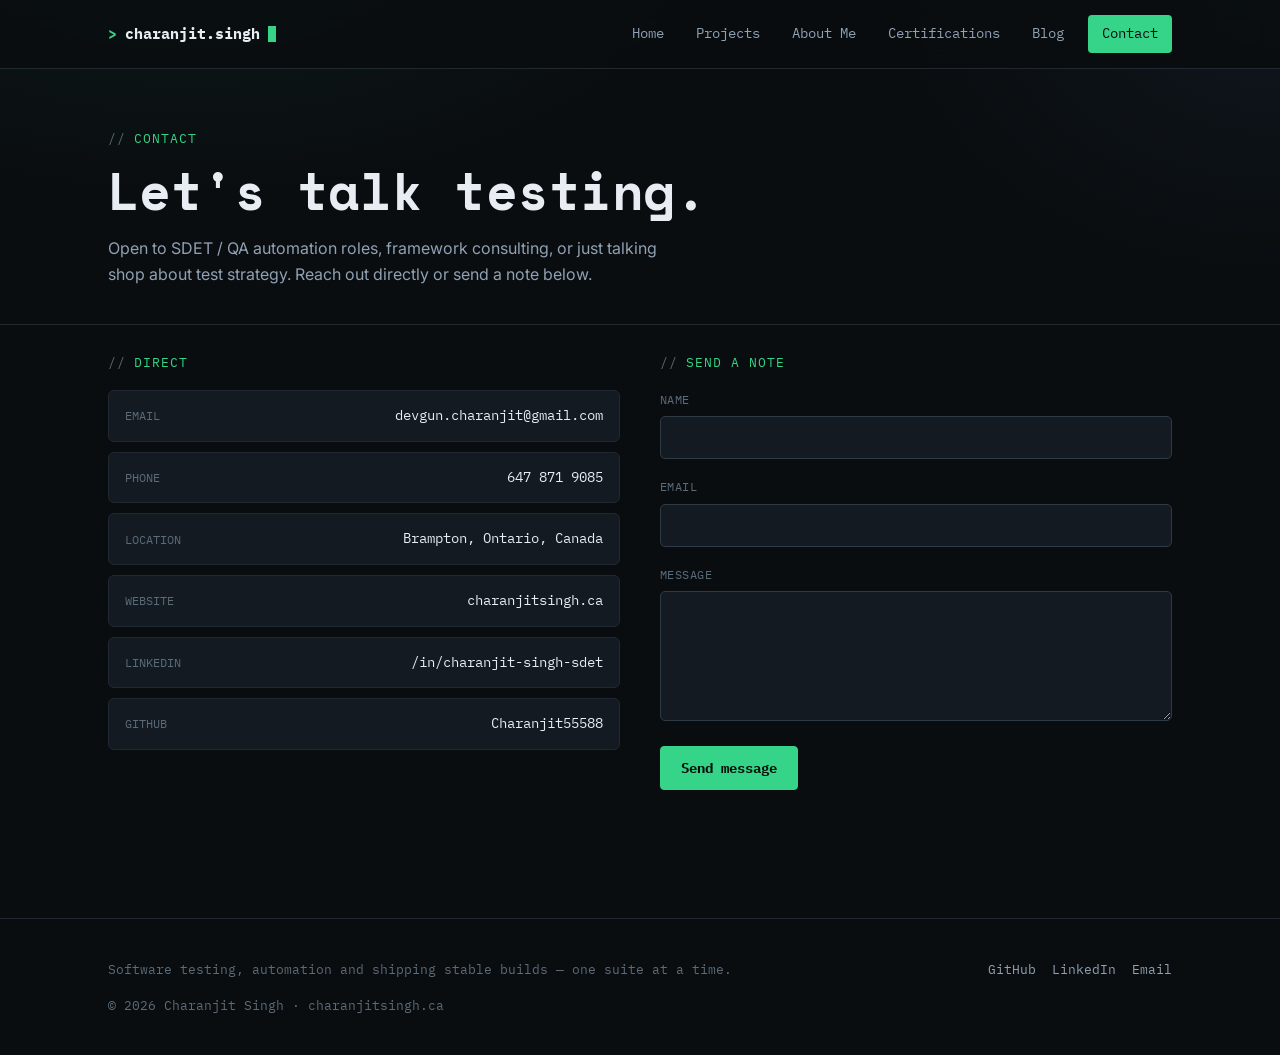
<file: contact.html>
<!doctype html>
<html lang="en">
<head>
<meta charset="UTF-8">
<meta name="viewport" content="width=device-width, initial-scale=1.0">
<title>Contact — Charanjit Singh</title>
<meta name="description" content="Get in touch with Charanjit Singh — Software Developer in Test based in Brampton, Ontario.">
<link rel="preconnect" href="https://fonts.googleapis.com">
<link href="https://fonts.googleapis.com/css2?family=Space+Mono:wght@400;700&family=IBM+Plex+Mono:wght@400;500&family=Inter:wght@400;500;600;700&display=swap" rel="stylesheet">
<link rel="stylesheet" href="style.css">
</head>
<body>

<header class="site">
  <div class="wrap">
    <a href="index.html" class="logo"><span class="caret">&gt;</span> charanjit.singh<span class="cursor"></span></a>
    <button class="nav-toggle" aria-label="Toggle menu">menu</button>
    <nav class="main">
      <a href="index.html" data-page="index.html">Home</a>
      <a href="projects.html" data-page="projects.html">Projects</a>
      <a href="about.html" data-page="about.html">About Me</a>
      <a href="certifications.html" data-page="certifications.html">Certifications</a>
      <a href="blog.html" data-page="blog.html">Blog</a>
      <a href="contact.html" data-page="contact.html" class="cta">Contact</a>
    </nav>
  </div>
</header>

<main>
  <section class="page-hero">
    <div class="wrap">
      <span class="eyebrow">Contact</span>
      <h1 style="margin-top:10px;">Let's talk testing.</h1>
      <p style="max-width:56ch;">Open to SDET / QA automation roles, framework consulting, or just talking shop about test strategy. Reach out directly or send a note below.</p>
    </div>
  </section>

  <section class="section" style="padding-top:24px;">
    <div class="wrap contact-grid">
      <div>
        <span class="eyebrow">Direct</span>
        <ul class="contact-list" style="margin-top:16px;">
          <li><span class="k">Email</span><a class="v" href="mailto:devgun.charanjit@gmail.com">devgun.charanjit@gmail.com</a></li>
          <li><span class="k">Phone</span><span class="v">647 871 9085</span></li>
          <li><span class="k">Location</span><span class="v">Brampton, Ontario, Canada</span></li>
          <li><span class="k">Website</span><a class="v" href="http://www.charanjitsingh.ca" target="_blank" rel="noopener">charanjitsingh.ca</a></li>
          <li><span class="k">LinkedIn</span><a class="v" href="https://www.linkedin.com/in/charanjit-singh-sdet/" target="_blank" rel="noopener">/in/charanjit-singh-sdet</a></li>
          <li><span class="k">GitHub</span><a class="v" href="https://github.com/Charanjit55588" target="_blank" rel="noopener">Charanjit55588</a></li>
        </ul>
      </div>
      <div>
        <span class="eyebrow">Send a note</span>
        <form style="margin-top:16px;" onsubmit="event.preventDefault(); this.querySelector('.form-status').style.display='block';">
          <div class="field">
            <label for="name">Name</label>
            <input id="name" name="name" type="text" required>
          </div>
          <div class="field">
            <label for="email">Email</label>
            <input id="email" name="email" type="email" required>
          </div>
          <div class="field">
            <label for="message">Message</label>
            <textarea id="message" name="message" required></textarea>
          </div>
          <button type="submit" class="btn btn-primary">Send message</button>
          <p class="form-status mono" style="display:none; color:var(--accent); margin-top:12px; font-size:13px;">// This form is a static template — wire it up to Formspree, Netlify Forms, or an email API to go live. For now, email devgun.charanjit@gmail.com directly.</p>
        </form>
      </div>
    </div>
  </section>
</main>

<footer class="site">
  <div class="wrap">
    <span class="tagline">Software testing, automation and shipping stable builds — one suite at a time.</span>
    <div class="social">
      <a href="https://github.com/Charanjit55588" target="_blank" rel="noopener">GitHub</a>
      <a href="https://www.linkedin.com/in/charanjit-singh-sdet/" target="_blank" rel="noopener">LinkedIn</a>
      <a href="mailto:devgun.charanjit@gmail.com">Email</a>
    </div>
  </div>
  <div class="wrap" style="margin-top:16px;">
    <span class="tagline">© 2026 Charanjit Singh · charanjitsingh.ca</span>
  </div>
</footer>

<script src="script.js"></script>
</body>
</html>
</file>
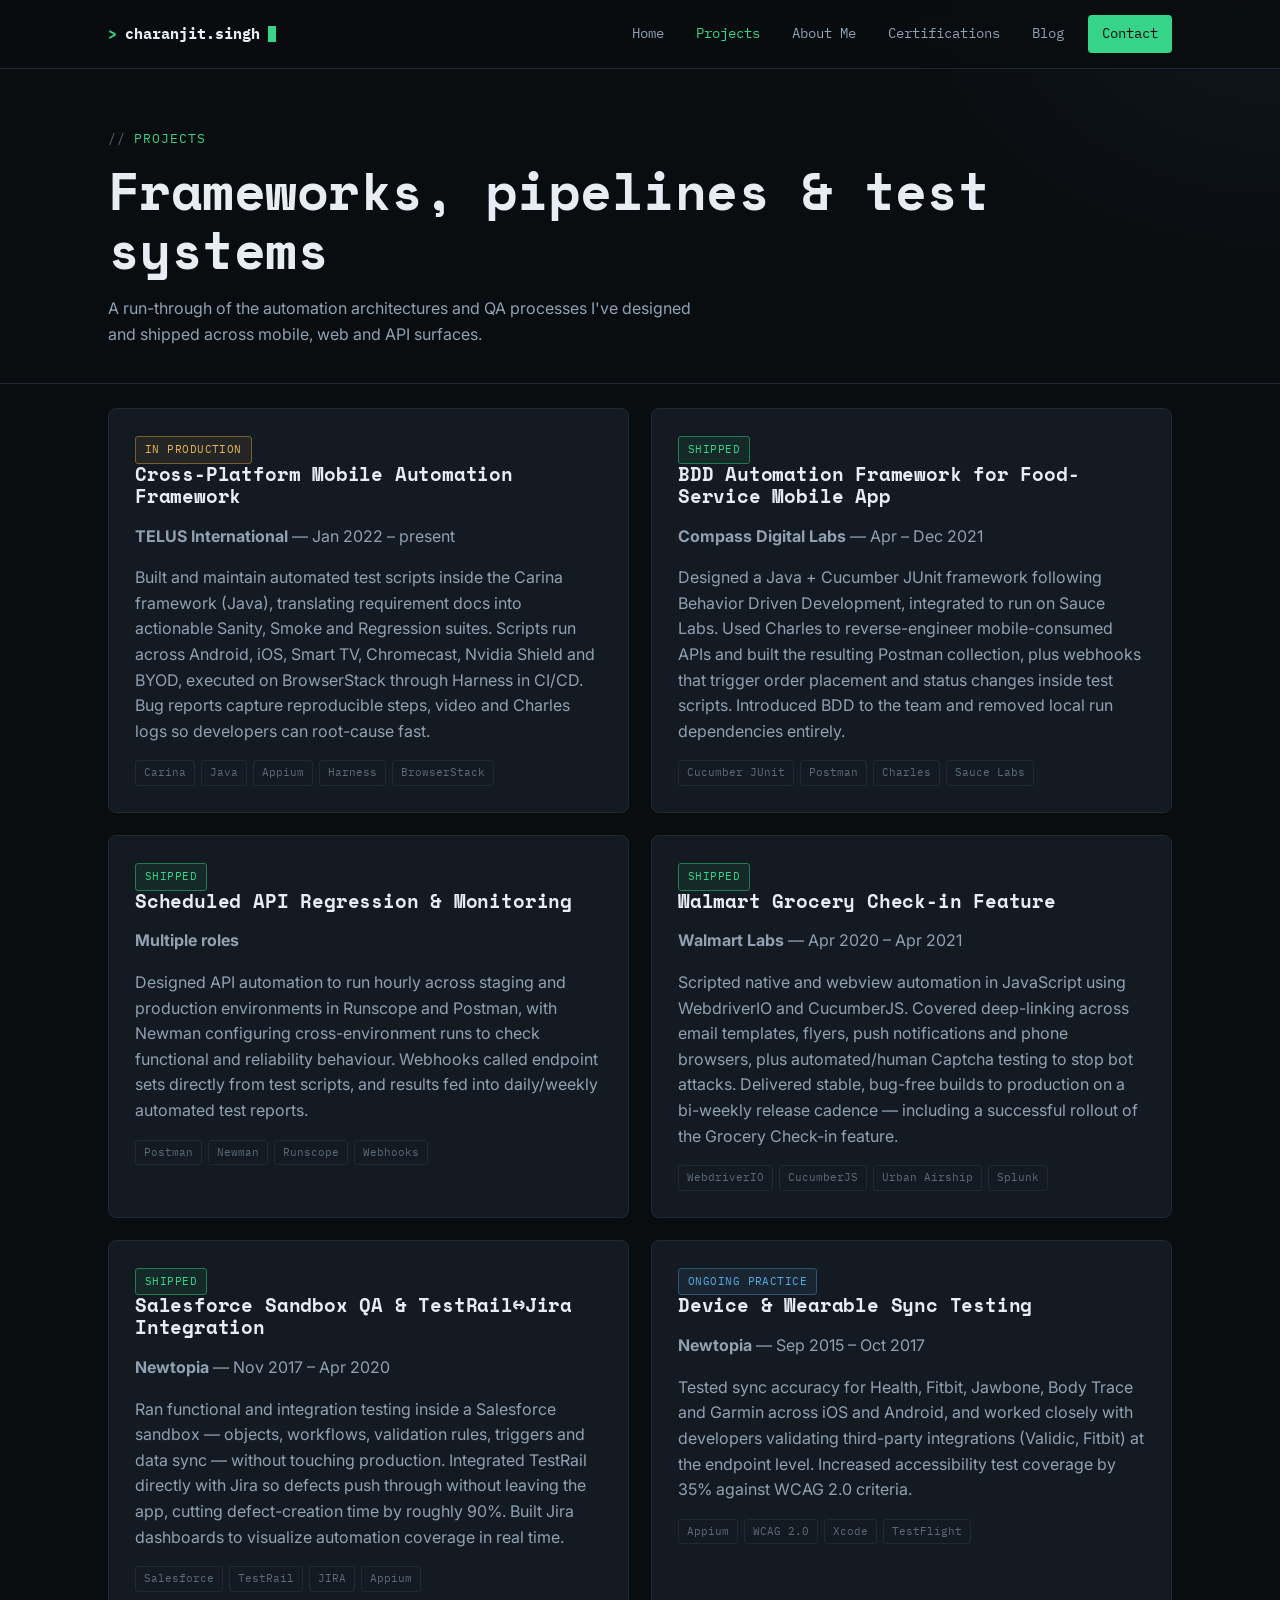
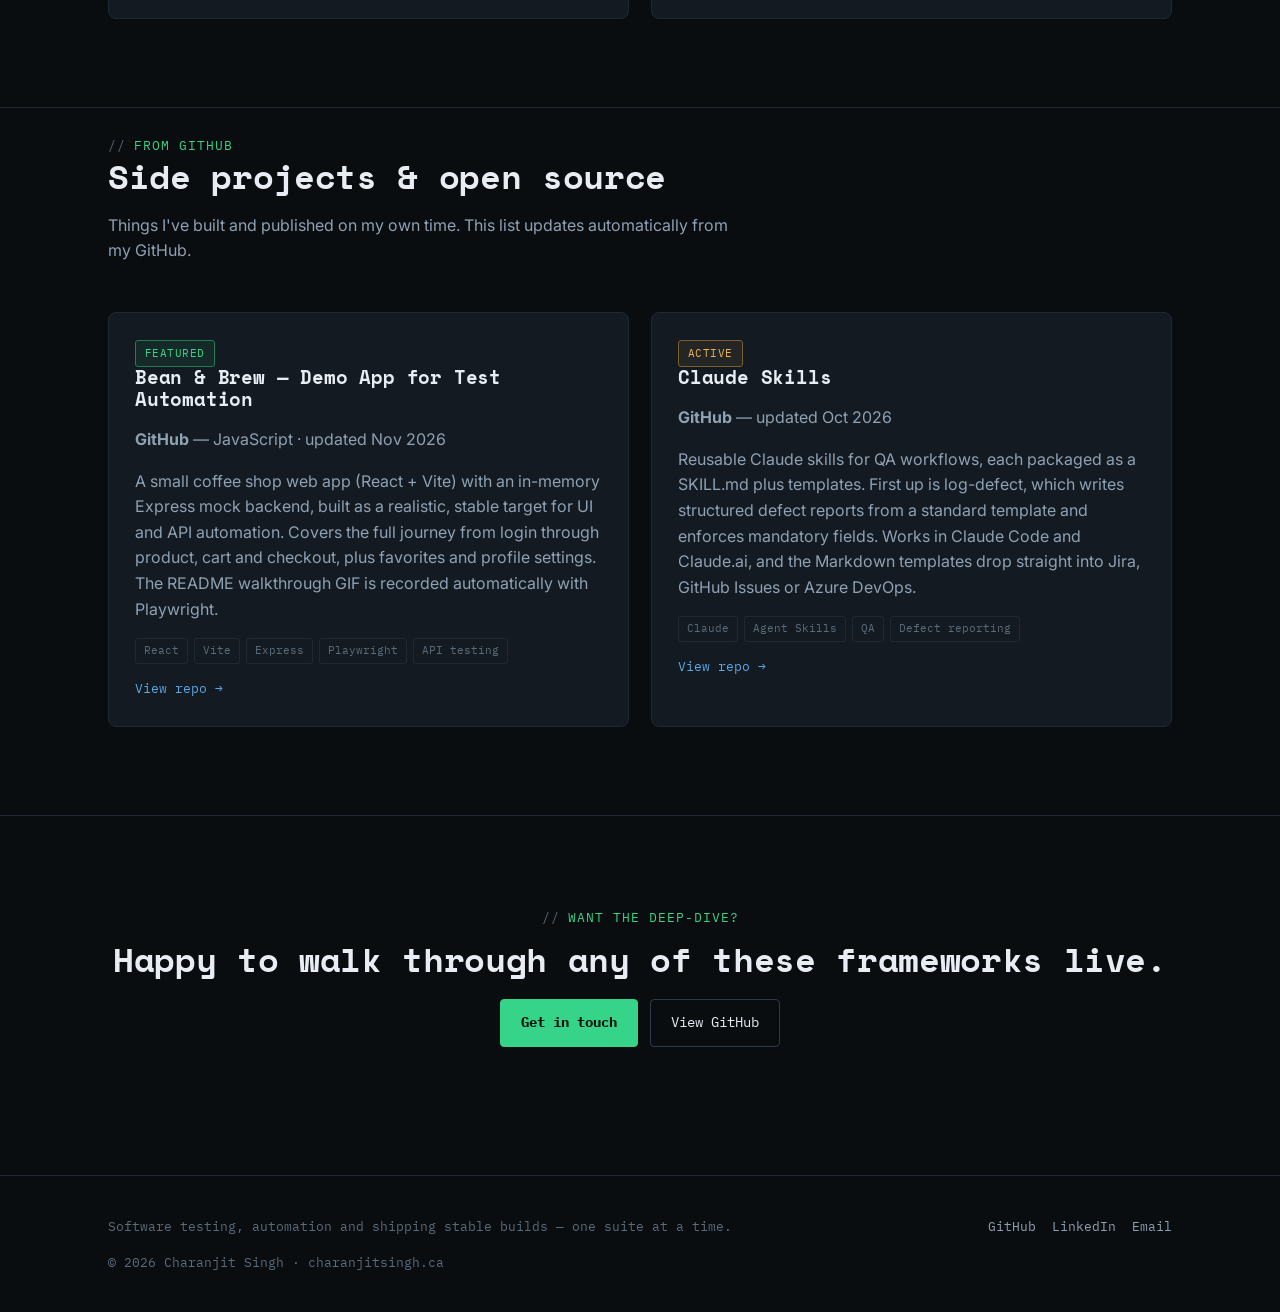
<file: projects.html>
<!doctype html>
<html lang="en">
<head>
<meta charset="UTF-8">
<meta name="viewport" content="width=device-width, initial-scale=1.0">
<title>Projects — Charanjit Singh</title>
<meta name="description" content="Automation frameworks, API testing systems and QA achievements built by Charanjit Singh across TELUS International, Compass Digital Labs, Walmart Labs and Newtopia.">
<link rel="preconnect" href="https://fonts.googleapis.com">
<link href="https://fonts.googleapis.com/css2?family=Space+Mono:wght@400;700&family=IBM+Plex+Mono:wght@400;500&family=Inter:wght@400;500;600;700&display=swap" rel="stylesheet">
<link rel="stylesheet" href="style.css">
</head>
<body>

<header class="site">
  <div class="wrap">
    <a href="index.html" class="logo"><span class="caret">&gt;</span> charanjit.singh<span class="cursor"></span></a>
    <button class="nav-toggle" aria-label="Toggle menu">menu</button>
    <nav class="main">
      <a href="index.html" data-page="index.html">Home</a>
      <a href="projects.html" data-page="projects.html">Projects</a>
      <a href="about.html" data-page="about.html">About Me</a>
      <a href="certifications.html" data-page="certifications.html">Certifications</a>
      <a href="blog.html" data-page="blog.html">Blog</a>
      <a href="contact.html" data-page="contact.html" class="cta">Contact</a>
    </nav>
  </div>
</header>

<main>
  <section class="page-hero">
    <div class="wrap">
      <span class="eyebrow">Projects</span>
      <h1 style="margin-top:10px;">Frameworks, pipelines &amp; test systems</h1>
      <p style="max-width:60ch;">A run-through of the automation architectures and QA processes I've designed and shipped across mobile, web and API surfaces.</p>
    </div>
  </section>

  <section class="section" style="padding-top:24px;">
    <div class="wrap">
      <div class="grid-2">

        <div class="card">
          <span class="badge running">In production</span>
          <h3>Cross-Platform Mobile Automation Framework</h3>
          <p><strong>TELUS International</strong> — Jan 2022 – present</p>
          <p>Built and maintain automated test scripts inside the Carina framework (Java), translating requirement docs into actionable Sanity, Smoke and Regression suites. Scripts run across Android, iOS, Smart TV, Chromecast, Nvidia Shield and BYOD, executed on BrowserStack through Harness in CI/CD. Bug reports capture reproducible steps, video and Charles logs so developers can root-cause fast.</p>
          <div class="tags"><span>Carina</span><span>Java</span><span>Appium</span><span>Harness</span><span>BrowserStack</span></div>
        </div>

        <div class="card">
          <span class="badge pass">Shipped</span>
          <h3>BDD Automation Framework for Food-Service Mobile App</h3>
          <p><strong>Compass Digital Labs</strong> — Apr – Dec 2021</p>
          <p>Designed a Java + Cucumber JUnit framework following Behavior Driven Development, integrated to run on Sauce Labs. Used Charles to reverse-engineer mobile-consumed APIs and built the resulting Postman collection, plus webhooks that trigger order placement and status changes inside test scripts. Introduced BDD to the team and removed local run dependencies entirely.</p>
          <div class="tags"><span>Cucumber JUnit</span><span>Postman</span><span>Charles</span><span>Sauce Labs</span></div>
        </div>

        <div class="card">
          <span class="badge pass">Shipped</span>
          <h3>Scheduled API Regression &amp; Monitoring</h3>
          <p><strong>Multiple roles</strong></p>
          <p>Designed API automation to run hourly across staging and production environments in Runscope and Postman, with Newman configuring cross-environment runs to check functional and reliability behaviour. Webhooks called endpoint sets directly from test scripts, and results fed into daily/weekly automated test reports.</p>
          <div class="tags"><span>Postman</span><span>Newman</span><span>Runscope</span><span>Webhooks</span></div>
        </div>

        <div class="card">
          <span class="badge pass">Shipped</span>
          <h3>Walmart Grocery Check-in Feature</h3>
          <p><strong>Walmart Labs</strong> — Apr 2020 – Apr 2021</p>
          <p>Scripted native and webview automation in JavaScript using WebdriverIO and CucumberJS. Covered deep-linking across email templates, flyers, push notifications and phone browsers, plus automated/human Captcha testing to stop bot attacks. Delivered stable, bug-free builds to production on a bi-weekly release cadence — including a successful rollout of the Grocery Check-in feature.</p>
          <div class="tags"><span>WebdriverIO</span><span>CucumberJS</span><span>Urban Airship</span><span>Splunk</span></div>
        </div>

        <div class="card">
          <span class="badge pass">Shipped</span>
          <h3>Salesforce Sandbox QA &amp; TestRail↔Jira Integration</h3>
          <p><strong>Newtopia</strong> — Nov 2017 – Apr 2020</p>
          <p>Ran functional and integration testing inside a Salesforce sandbox — objects, workflows, validation rules, triggers and data sync — without touching production. Integrated TestRail directly with Jira so defects push through without leaving the app, cutting defect-creation time by roughly 90%. Built Jira dashboards to visualize automation coverage in real time.</p>
          <div class="tags"><span>Salesforce</span><span>TestRail</span><span>JIRA</span><span>Appium</span></div>
        </div>

        <div class="card">
          <span class="badge blue">Ongoing practice</span>
          <h3>Device &amp; Wearable Sync Testing</h3>
          <p><strong>Newtopia</strong> — Sep 2015 – Oct 2017</p>
          <p>Tested sync accuracy for Health, Fitbit, Jawbone, Body Trace and Garmin across iOS and Android, and worked closely with developers validating third-party integrations (Validic, Fitbit) at the endpoint level. Increased accessibility test coverage by 35% against WCAG 2.0 criteria.</p>
          <div class="tags"><span>Appium</span><span>WCAG 2.0</span><span>Xcode</span><span>TestFlight</span></div>
        </div>

      </div>
    </div>
  </section>

  <section class="section" id="github-projects" style="padding-top:24px;">
    <div class="wrap">
      <div class="section-head">
        <span class="eyebrow">From GitHub</span>
        <h2>Side projects &amp; open source</h2>
        <p>Things I've built and published on my own time. This list updates automatically from my GitHub.</p>
      </div>
      <div class="grid-2">
<!-- AUTO-PROJECTS:START — generated by scripts/sync-projects.mjs; edit data/projects.config.json instead -->
        <div class="card" data-repo="coffee-shop-app">
          <span class="badge pass">Featured</span>
          <h3>Bean &amp; Brew — Demo App for Test Automation</h3>
          <p><strong>GitHub</strong> — JavaScript · updated Nov 2026</p>
          <p>A small coffee shop web app (React + Vite) with an in-memory Express mock backend, built as a realistic, stable target for UI and API automation. Covers the full journey from login through product, cart and checkout, plus favorites and profile settings. The README walkthrough GIF is recorded automatically with Playwright.</p>
          <div class="tags"><span>React</span><span>Vite</span><span>Express</span><span>Playwright</span><span>API testing</span></div>
          <a class="more" href="https://github.com/Charanjit55588/coffee-shop-app" target="_blank" rel="noopener">View repo →</a>
        </div>

        <div class="card" data-repo="claude-skills">
          <span class="badge running">Active</span>
          <h3>Claude Skills</h3>
          <p><strong>GitHub</strong> — updated Oct 2026</p>
          <p>Reusable Claude skills for QA workflows, each packaged as a SKILL.md plus templates. First up is log-defect, which writes structured defect reports from a standard template and enforces mandatory fields. Works in Claude Code and Claude.ai, and the Markdown templates drop straight into Jira, GitHub Issues or Azure DevOps.</p>
          <div class="tags"><span>Claude</span><span>Agent Skills</span><span>QA</span><span>Defect reporting</span></div>
          <a class="more" href="https://github.com/Charanjit55588/claude-skills" target="_blank" rel="noopener">View repo →</a>
        </div>
<!-- AUTO-PROJECTS:END -->
      </div>
    </div>
  </section>

  <section class="section" style="text-align:center;">
    <div class="wrap">
      <span class="eyebrow" style="justify-content:center;">Want the deep-dive?</span>
      <h2 style="margin-top:10px;">Happy to walk through any of these frameworks live.</h2>
      <div class="btn-row" style="justify-content:center; margin-top:20px;">
        <a href="contact.html" class="btn btn-primary">Get in touch</a>
        <a href="https://github.com/Charanjit55588" target="_blank" rel="noopener" class="btn">View GitHub</a>
      </div>
    </div>
  </section>
</main>

<footer class="site">
  <div class="wrap">
    <span class="tagline">Software testing, automation and shipping stable builds — one suite at a time.</span>
    <div class="social">
      <a href="https://github.com/Charanjit55588" target="_blank" rel="noopener">GitHub</a>
      <a href="https://www.linkedin.com/in/charanjit-singh-sdet/" target="_blank" rel="noopener">LinkedIn</a>
      <a href="mailto:devgun.charanjit@gmail.com">Email</a>
    </div>
  </div>
  <div class="wrap" style="margin-top:16px;">
    <span class="tagline">© 2026 Charanjit Singh · charanjitsingh.ca</span>
  </div>
</footer>

<script src="script.js"></script>
</body>
</html>
</file>
<file: style.css>
/* ============================================================
   Charanjit Singh — SDET Portfolio
   Design system: dark, technical, "test-report" inspired
   ============================================================ */

:root {
  --bg: #0a0d10;
  --bg-elev: #10151a;
  --bg-card: #131a21;
  --bg-terminal: #0d1117;
  --border: #202932;
  --border-bright: #2e3a46;
  --text: #e7edf3;
  --text-dim: #8fa1b3;
  --text-faint: #5a6b7a;
  --accent: #35d488;       /* pass / primary */
  --accent-dim: #1f7d51;
  --accent-blue: #5aa9e6;  /* info / links */
  --accent-amber: #e6b45a; /* running / in-progress */
  --accent-red: #f2545b;   /* fail / used sparingly */

  --font-display: "Space Mono", "IBM Plex Mono", monospace;
  --font-body: "Inter", -apple-system, BlinkMacSystemFont, "Segoe UI", sans-serif;
  --font-mono: "IBM Plex Mono", "Space Mono", monospace;

  --maxw: 1120px;
}

@media (prefers-reduced-motion: reduce) {
  * { animation-duration: 0.001ms !important; animation-iteration-count: 1 !important; transition-duration: 0.001ms !important; }
}

* { box-sizing: border-box; }
html { scroll-behavior: smooth; }

body {
  margin: 0;
  background: var(--bg);
  background-image:
    radial-gradient(ellipse 900px 500px at 15% -10%, rgba(53,212,136,0.08), transparent 60%),
    radial-gradient(ellipse 700px 500px at 100% 0%, rgba(90,169,230,0.06), transparent 55%);
  color: var(--text);
  font-family: var(--font-body);
  font-size: 16px;
  line-height: 1.6;
  -webkit-font-smoothing: antialiased;
}

a { color: inherit; text-decoration: none; }
img { max-width: 100%; display: block; }

.wrap {
  max-width: var(--maxw);
  margin: 0 auto;
  padding: 0 28px;
}

/* ---------- Utility text ---------- */
.mono { font-family: var(--font-mono); }
.eyebrow {
  font-family: var(--font-mono);
  font-size: 12.5px;
  letter-spacing: 0.08em;
  text-transform: uppercase;
  color: var(--accent);
  display: inline-flex;
  align-items: center;
  gap: 8px;
}
.eyebrow::before { content: "//"; color: var(--text-faint); }

h1, h2, h3, h4 {
  font-family: var(--font-display);
  font-weight: 700;
  line-height: 1.15;
  margin: 0 0 16px;
  letter-spacing: -0.01em;
}
h1 { font-size: clamp(32px, 5vw, 52px); }
h2 { font-size: clamp(24px, 3.2vw, 34px); }
h3 { font-size: 19px; }

p { color: var(--text-dim); margin: 0 0 16px; }

.section { padding: 88px 0; border-top: 1px solid var(--border); }
.section:first-of-type { border-top: none; }
.section-head { max-width: 640px; margin-bottom: 48px; }
.section-head p { margin-top: 12px; }

/* ---------- Header / nav ---------- */
header.site {
  position: sticky;
  top: 0;
  z-index: 50;
  background: rgba(10,13,16,0.86);
  backdrop-filter: blur(10px);
  border-bottom: 1px solid var(--border);
}
header.site .wrap {
  display: flex;
  align-items: center;
  justify-content: space-between;
  height: 68px;
}
.logo {
  font-family: var(--font-mono);
  font-size: 15px;
  font-weight: 700;
  color: var(--text);
  display: flex;
  align-items: center;
  gap: 8px;
}
.logo .caret { color: var(--accent); }
.logo .cursor {
  display: inline-block;
  width: 8px; height: 16px;
  background: var(--accent);
  animation: blink 1.1s step-end infinite;
}
@keyframes blink { 50% { opacity: 0; } }

nav.main { display: flex; align-items: center; gap: 4px; }
nav.main a {
  font-family: var(--font-mono);
  font-size: 13.5px;
  color: var(--text-dim);
  padding: 8px 14px;
  border-radius: 4px;
  transition: color 0.15s ease, background 0.15s ease;
}
nav.main a:hover { color: var(--text); background: var(--bg-card); }
nav.main a.active { color: var(--accent); }
nav.main a.cta {
  color: var(--bg);
  background: var(--accent);
  margin-left: 6px;
}
nav.main a.cta:hover { background: #2fc179; color: var(--bg); }

.nav-toggle {
  display: none;
  background: none; border: 1px solid var(--border-bright);
  color: var(--text); border-radius: 4px; padding: 7px 10px;
  font-family: var(--font-mono); font-size: 13px; cursor: pointer;
}

@media (max-width: 760px) {
  nav.main { position: fixed; top: 68px; left: 0; right: 0; bottom: 0;
    background: var(--bg); flex-direction: column; align-items: stretch;
    padding: 18px; gap: 6px; transform: translateX(100%);
    transition: transform 0.25s ease; border-top: 1px solid var(--border); }
  nav.main.open { transform: translateX(0); }
  nav.main a { padding: 14px 10px; font-size: 15px; border-bottom: 1px solid var(--border); border-radius: 0; }
  nav.main a.cta { text-align: center; margin-top: 10px; border-radius: 4px; }
  .nav-toggle { display: block; }
}

/* ---------- Buttons ---------- */
.btn {
  display: inline-flex;
  align-items: center;
  gap: 8px;
  font-family: var(--font-mono);
  font-size: 13.5px;
  padding: 12px 20px;
  border-radius: 4px;
  border: 1px solid var(--border-bright);
  color: var(--text);
  transition: border-color 0.15s ease, transform 0.15s ease, background 0.15s ease;
}
.btn:hover { border-color: var(--accent); transform: translateY(-1px); }
.btn-primary { background: var(--accent); color: #06110b; border-color: var(--accent); font-weight: 700; }
.btn-primary:hover { background: #2fc179; }
.btn-row { display: flex; flex-wrap: wrap; gap: 12px; }

/* ---------- Terminal window ---------- */
.terminal {
  background: var(--bg-terminal);
  border: 1px solid var(--border-bright);
  border-radius: 8px;
  overflow: hidden;
  box-shadow: 0 20px 60px -20px rgba(0,0,0,0.6);
}
.terminal .bar {
  display: flex; align-items: center; gap: 8px;
  padding: 10px 14px; background: #11161c; border-bottom: 1px solid var(--border);
}
.terminal .dot { width: 10px; height: 10px; border-radius: 50%; }
.terminal .dot.r { background: #f2545b; }
.terminal .dot.y { background: #e6b45a; }
.terminal .dot.g { background: #35d488; }
.terminal .title { margin-left: 10px; font-family: var(--font-mono); font-size: 12px; color: var(--text-faint); }
.terminal .body { padding: 20px 18px; font-family: var(--font-mono); font-size: 13.5px; min-height: 260px; }
.terminal .line { color: var(--text-dim); margin-bottom: 6px; white-space: pre-wrap; }
.terminal .prompt { color: var(--accent-blue); }
.terminal .pass { color: var(--accent); }
.terminal .amber { color: var(--accent-amber); }
.terminal .dim { color: var(--text-faint); }
.terminal .cur { display: inline-block; width: 7px; height: 14px; background: var(--accent); vertical-align: -2px; animation: blink 1s step-end infinite; }

/* ---------- Hero ---------- */
.hero { padding: 72px 0 96px; }
.hero-grid {
  display: grid;
  grid-template-columns: 1.05fr 0.95fr;
  gap: 56px;
  align-items: center;
}
@media (max-width: 900px) { .hero-grid { grid-template-columns: 1fr; gap: 40px; } }
.hero h1 { margin: 14px 0 18px; }
.hero .lede { font-size: 17px; max-width: 52ch; }
.hero .location { font-family: var(--font-mono); font-size: 12.5px; color: var(--text-faint); margin-top: 26px; }

/* ---------- Stack strip ---------- */
.stack-strip { border-top: 1px solid var(--border); border-bottom: 1px solid var(--border); padding: 22px 0; overflow: hidden; }
.stack-track { display: flex; gap: 14px; flex-wrap: wrap; justify-content: center; }
.chip {
  font-family: var(--font-mono); font-size: 12.5px; color: var(--text-dim);
  border: 1px solid var(--border-bright); border-radius: 4px; padding: 7px 12px;
  background: var(--bg-card);
}

/* ---------- Cards / grid ---------- */
.grid-2 { display: grid; grid-template-columns: repeat(2, 1fr); gap: 22px; }
.grid-3 { display: grid; grid-template-columns: repeat(3, 1fr); gap: 22px; }
@media (max-width: 860px) { .grid-2, .grid-3 { grid-template-columns: 1fr; } }

.card {
  background: var(--bg-card);
  border: 1px solid var(--border);
  border-radius: 8px;
  padding: 26px;
  transition: border-color 0.15s ease, transform 0.15s ease;
}
.card:hover { border-color: var(--border-bright); transform: translateY(-2px); }

.badge {
  display: inline-flex; align-items: center; gap: 6px;
  font-family: var(--font-mono); font-size: 11px; letter-spacing: 0.04em;
  text-transform: uppercase; padding: 4px 9px; border-radius: 3px;
  border: 1px solid var(--border-bright);
}
.badge.pass { color: var(--accent); border-color: var(--accent-dim); background: rgba(53,212,136,0.08); }
.badge.running { color: var(--accent-amber); border-color: #7a5f2c; background: rgba(230,180,90,0.08); }
.badge.blue { color: var(--accent-blue); border-color: #2c5678; background: rgba(90,169,230,0.08); }

.card .tags { display: flex; flex-wrap: wrap; gap: 6px; margin-top: 16px; }
.card .tags span {
  font-family: var(--font-mono); font-size: 11px; color: var(--text-faint);
  border: 1px solid var(--border); border-radius: 3px; padding: 3px 8px;
}
a.more { font-family: var(--font-mono); font-size: 12.5px; color: var(--accent-blue); display: inline-block; }
.card a.more { margin-top: 14px; }

/* ---------- Timeline (experience) ---------- */
.timeline { position: relative; padding-left: 28px; }
.timeline::before { content: ""; position: absolute; left: 5px; top: 6px; bottom: 6px; width: 1px; background: var(--border-bright); }
.tl-item { position: relative; padding-bottom: 44px; }
.tl-item:last-child { padding-bottom: 0; }
.tl-dot { position: absolute; left: -28px; top: 4px; width: 11px; height: 11px; border-radius: 50%; background: var(--bg); border: 2px solid var(--accent-blue); }
.tl-item.current .tl-dot { border-color: var(--accent); box-shadow: 0 0 0 4px rgba(53,212,136,0.12); }
.tl-meta { font-family: var(--font-mono); font-size: 12px; color: var(--text-faint); margin-bottom: 6px; display:flex; gap:10px; align-items:center; flex-wrap: wrap; }
.tl-role { font-family: var(--font-display); font-size: 18px; margin-bottom: 3px; }
.tl-org { color: var(--accent-blue); font-family: var(--font-mono); font-size: 13.5px; margin-bottom: 10px; display:block; }
.tl-item ul { margin: 10px 0 0; padding-left: 18px; color: var(--text-dim); }
.tl-item li { margin-bottom: 6px; font-size: 14.5px; }
.tl-item .env { margin-top: 12px; font-family: var(--font-mono); font-size: 11.5px; color: var(--text-faint); }

/* ---------- Stat row ---------- */
.stat-row { display: grid; grid-template-columns: repeat(4, 1fr); gap: 20px; }
@media (max-width: 760px) { .stat-row { grid-template-columns: repeat(2, 1fr); } }
.stat { border: 1px solid var(--border); border-radius: 8px; padding: 20px; background: var(--bg-card); }
.stat .num { font-family: var(--font-display); font-size: 30px; color: var(--accent); }
.stat .label { font-family: var(--font-mono); font-size: 11.5px; color: var(--text-faint); margin-top: 6px; text-transform: uppercase; letter-spacing: 0.04em; }

/* ---------- Learning banner (home) ---------- */
.learning-banner {
  display: flex;
  align-items: center;
  gap: 18px;
  flex-wrap: wrap;
  border: 1px solid var(--border-bright);
  border-left: 3px solid var(--accent-blue);
  background: var(--bg-card);
  border-radius: 6px;
  padding: 18px 22px;
  transition: border-color 0.15s ease, transform 0.15s ease;
}
.learning-banner:hover { border-color: var(--accent-blue); transform: translateY(-1px); }
.learning-banner .badge { flex-shrink: 0; }
.learning-banner p { margin: 0; color: var(--text-dim); font-size: 14.5px; flex: 1 1 320px; min-width: 0; }
.learning-banner .link { color: var(--accent-blue); font-family: var(--font-mono); font-size: 13px; white-space: nowrap; }

/* ---------- Certifications ---------- */
.cert-callout {
  border: 1px solid var(--border-bright);
  border-left: 3px solid var(--accent-blue);
  background: var(--bg-card);
  border-radius: 6px;
  padding: 18px 22px;
  margin-bottom: 28px;
}
.cert-callout .badge { margin-bottom: 10px; }
.cert-callout p { margin: 0; color: var(--text-dim); font-size: 14.5px; max-width: 70ch; }
.cert-legend { display: flex; gap: 10px; flex-wrap: wrap; margin-bottom: 28px; }
.cert-grid {
  display: grid;
  grid-template-columns: repeat(3, 1fr);
  gap: 18px;
}
@media (max-width: 900px) { .cert-grid { grid-template-columns: repeat(2, 1fr); } }
@media (max-width: 620px) { .cert-grid { grid-template-columns: 1fr; } }

.cert-card {
  background: var(--bg-card);
  border: 1px solid var(--border);
  border-radius: 8px;
  padding: 20px;
  transition: border-color 0.15s ease, transform 0.15s ease;
}
.cert-card:hover { border-color: var(--border-bright); transform: translateY(-2px); }
.cert-card h3 { font-size: 15.5px; margin: 12px 0 6px; line-height: 1.3; }
.cert-card .cert-meta {
  font-family: var(--font-mono); font-size: 12px; color: var(--text-dim); margin-bottom: 4px;
}
.cert-card .cert-id {
  font-family: var(--font-mono); font-size: 11px; color: var(--text-faint); margin-bottom: 10px;
}
.cert-card .tags { margin-top: 10px; }

/* ---------- Contact ---------- */
.contact-grid { display: grid; grid-template-columns: 1fr 1fr; gap: 40px; }
@media (max-width: 800px) { .contact-grid { grid-template-columns: 1fr; } }
.field { margin-bottom: 18px; }
.field label { display: block; font-family: var(--font-mono); font-size: 12px; color: var(--text-faint); margin-bottom: 7px; text-transform: uppercase; letter-spacing: 0.04em; }
.field input, .field textarea {
  width: 100%; background: var(--bg-card); border: 1px solid var(--border-bright);
  color: var(--text); font-family: var(--font-body); font-size: 14.5px; padding: 12px 14px; border-radius: 5px;
}
.field textarea { resize: vertical; min-height: 130px; }
.field input:focus, .field textarea:focus { outline: 2px solid var(--accent); outline-offset: 1px; }
.contact-list { list-style: none; padding: 0; margin: 0; }
.contact-list li { border: 1px solid var(--border); border-radius: 6px; padding: 14px 16px; margin-bottom: 10px; display: flex; justify-content: space-between; align-items: center; background: var(--bg-card); }
.contact-list .k { font-family: var(--font-mono); font-size: 12px; color: var(--text-faint); text-transform: uppercase; }
.contact-list .v { font-family: var(--font-mono); font-size: 13.5px; color: var(--text); }
.contact-list a.v:hover { color: var(--accent); }

/* ---------- Footer ---------- */
footer.site { border-top: 1px solid var(--border); padding: 40px 0; margin-top: 40px; }
footer.site .wrap { display: flex; justify-content: space-between; align-items: center; flex-wrap: wrap; gap: 16px; }
footer.site .tagline { font-family: var(--font-mono); font-size: 12.5px; color: var(--text-faint); }
.social { display: flex; gap: 16px; }
.social a { font-family: var(--font-mono); font-size: 12.5px; color: var(--text-dim); }
.social a:hover { color: var(--accent); }

/* ---------- Misc pages ---------- */
.page-hero { padding: 56px 0 20px; }
.soon-card { text-align: center; padding: 70px 30px; border: 1px dashed var(--border-bright); border-radius: 8px; }
.soon-card .badge { margin-bottom: 18px; }

/* ---------- Recommendations ---------- */
.quote-card { position: relative; padding-top: 34px; }
.quote-card .quote-mark { position: absolute; top: 14px; left: 26px; font-family: var(--font-display); font-size: 34px; color: var(--accent-dim); line-height: 1; }
.quote-card p { color: var(--text-dim); font-size: 14.5px; font-style: italic; margin: 0; }
.quote-card .quote-by { display: block; margin-top: 16px; font-family: var(--font-mono); font-size: 12.5px; color: var(--text); font-style: normal; }
.quote-card .quote-role { display: block; margin-top: 2px; font-family: var(--font-mono); font-size: 11.5px; color: var(--text-faint); font-style: normal; }
</file>
